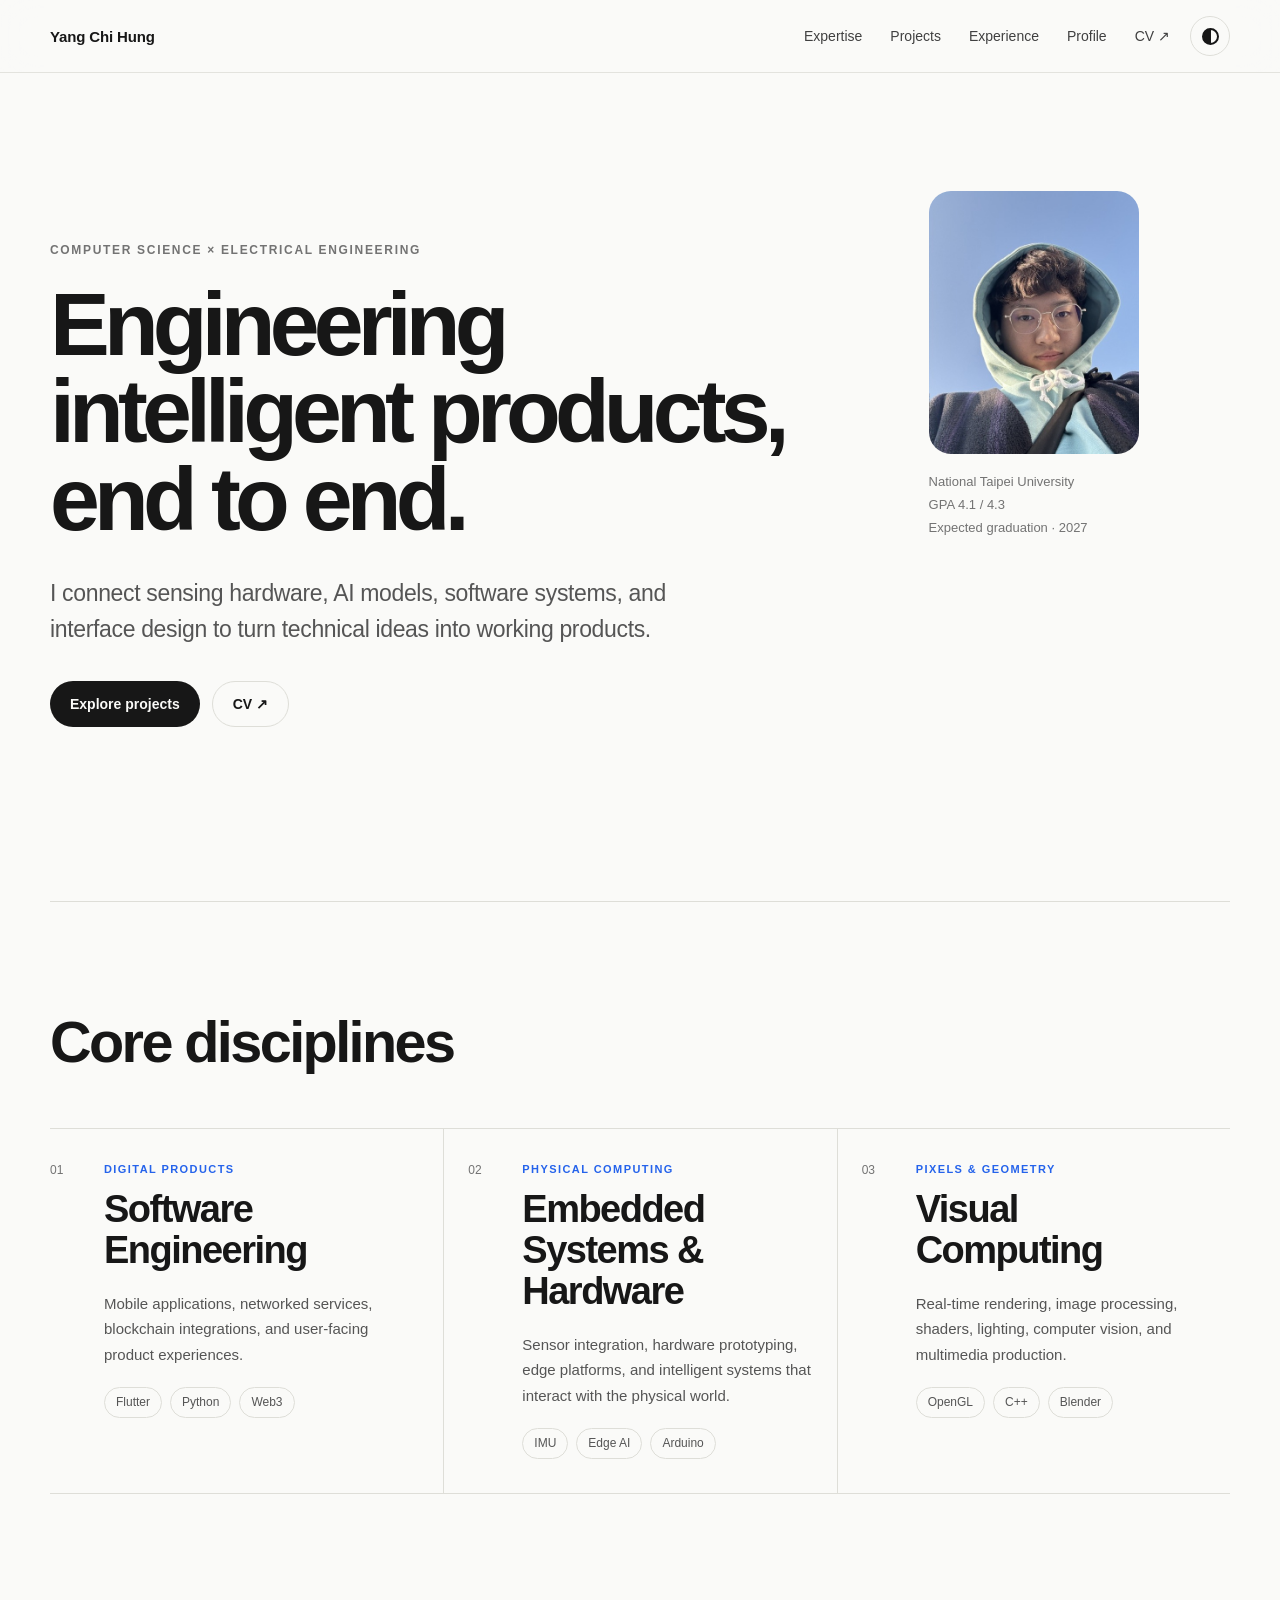
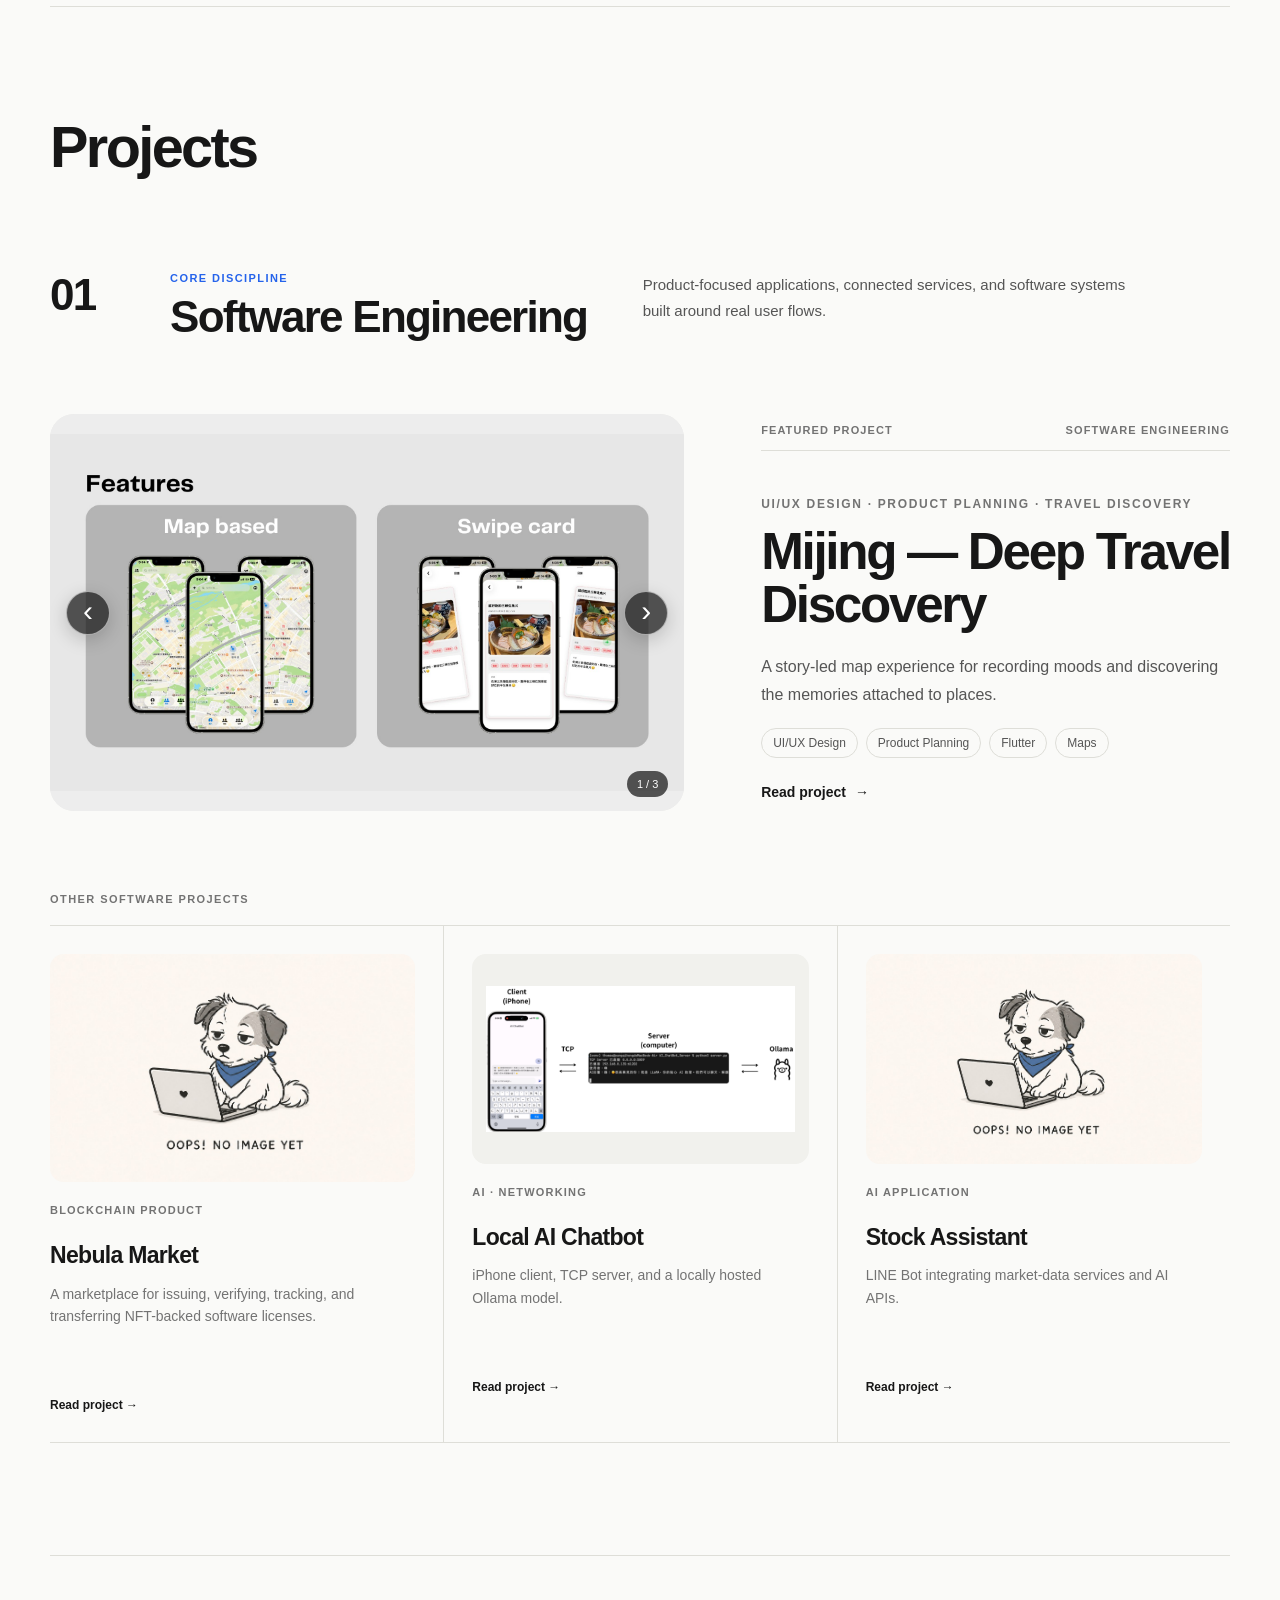
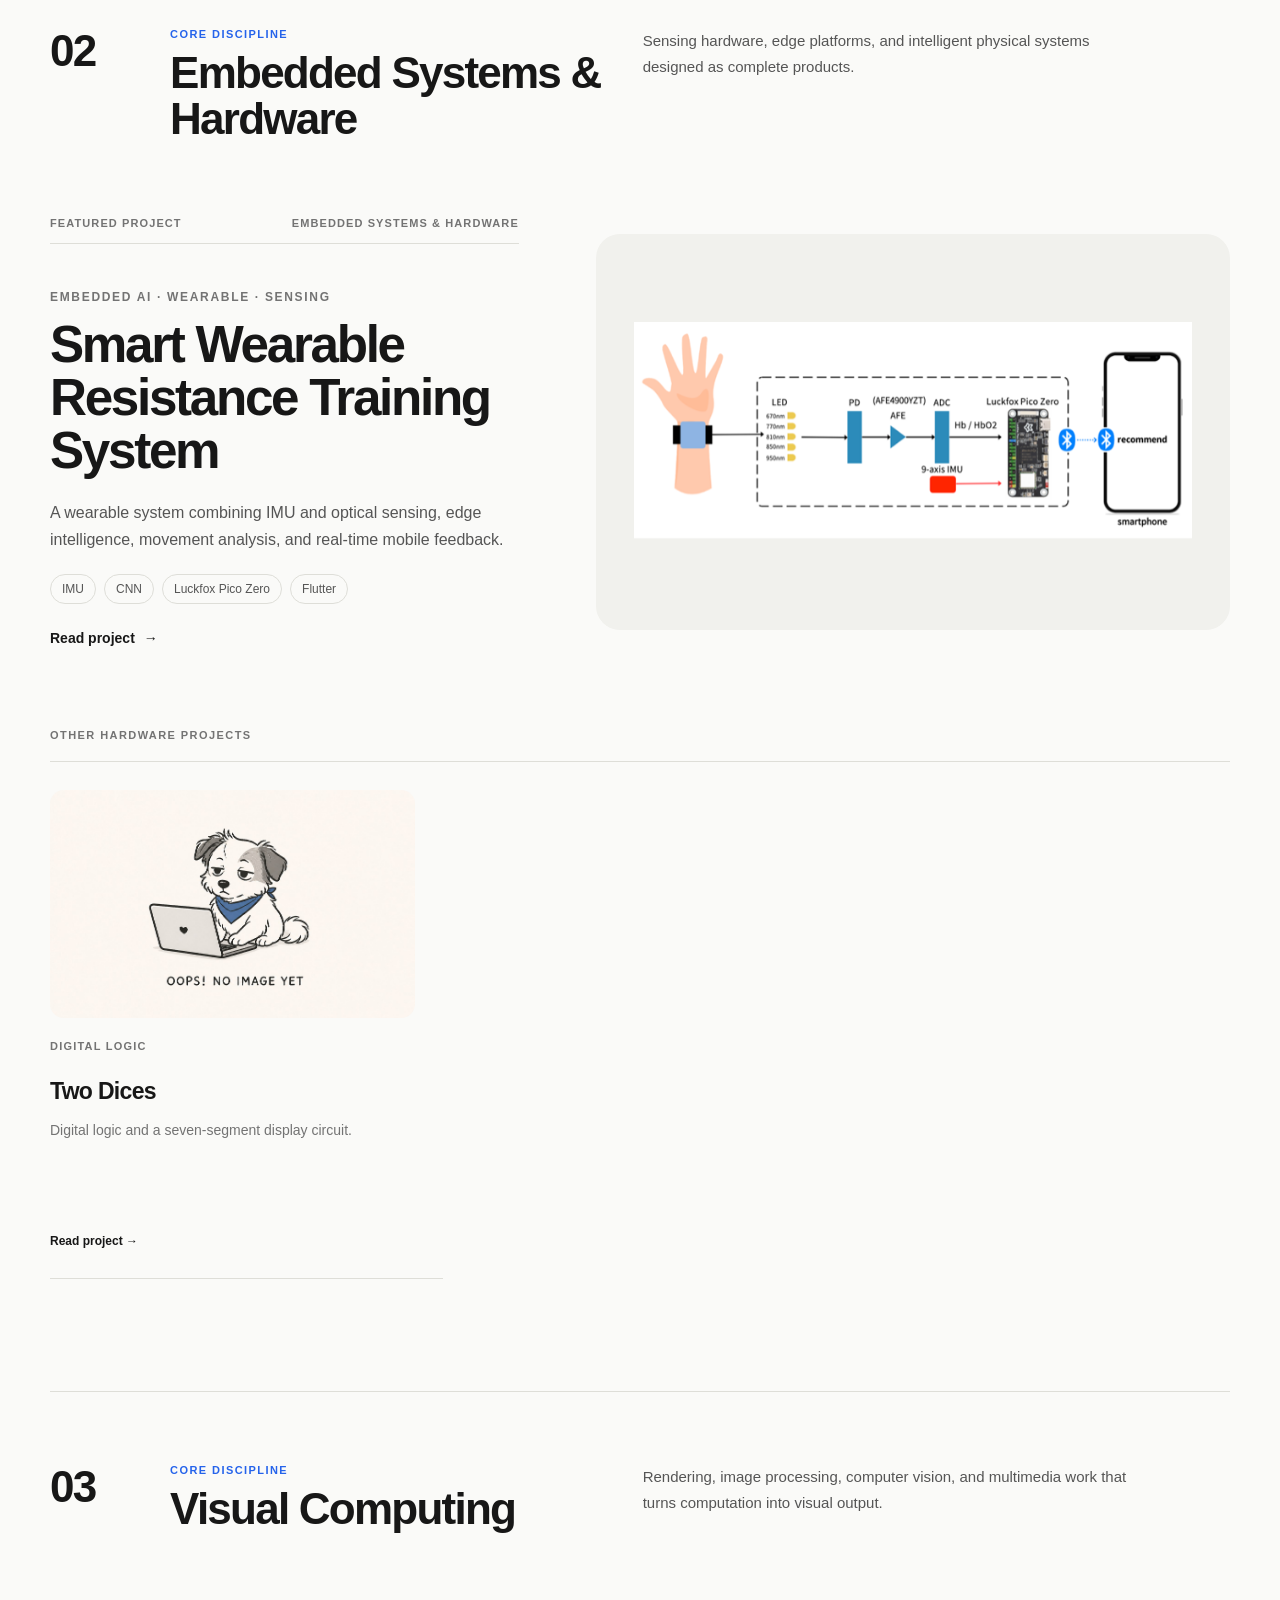
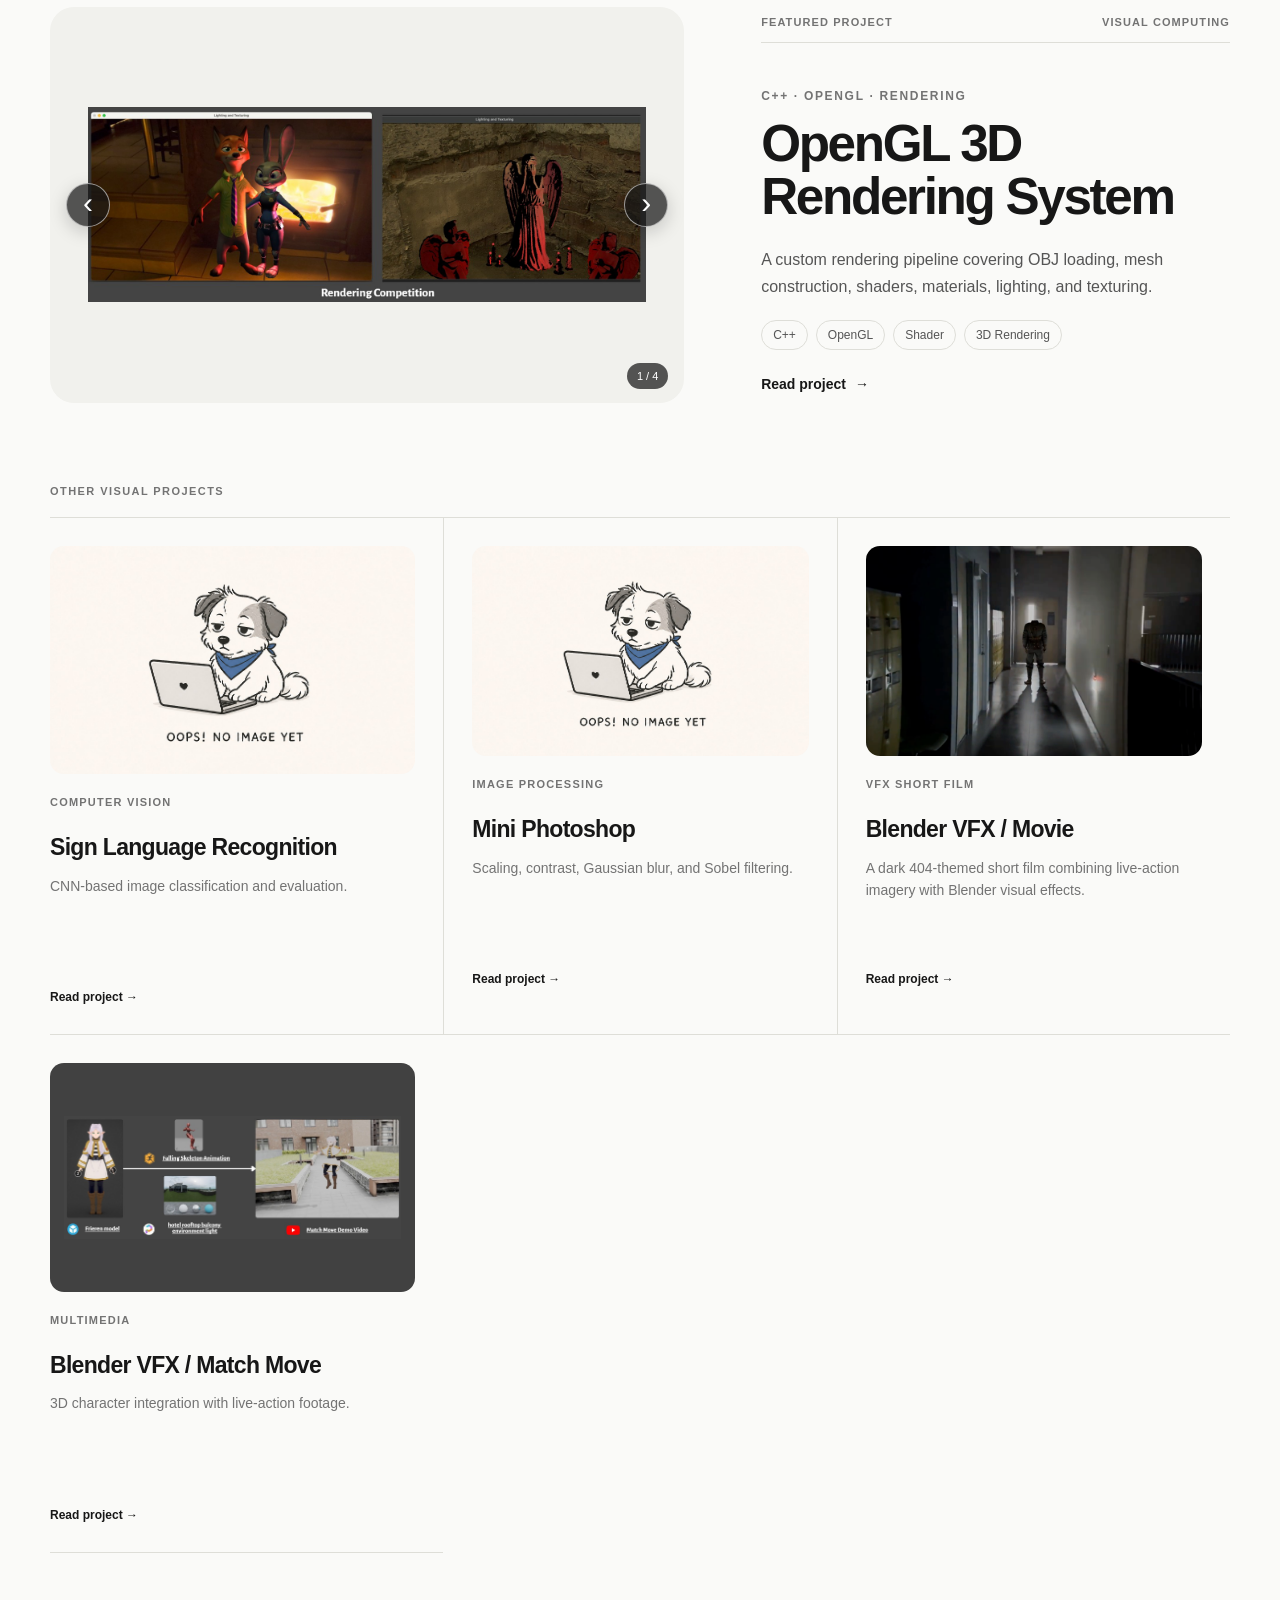
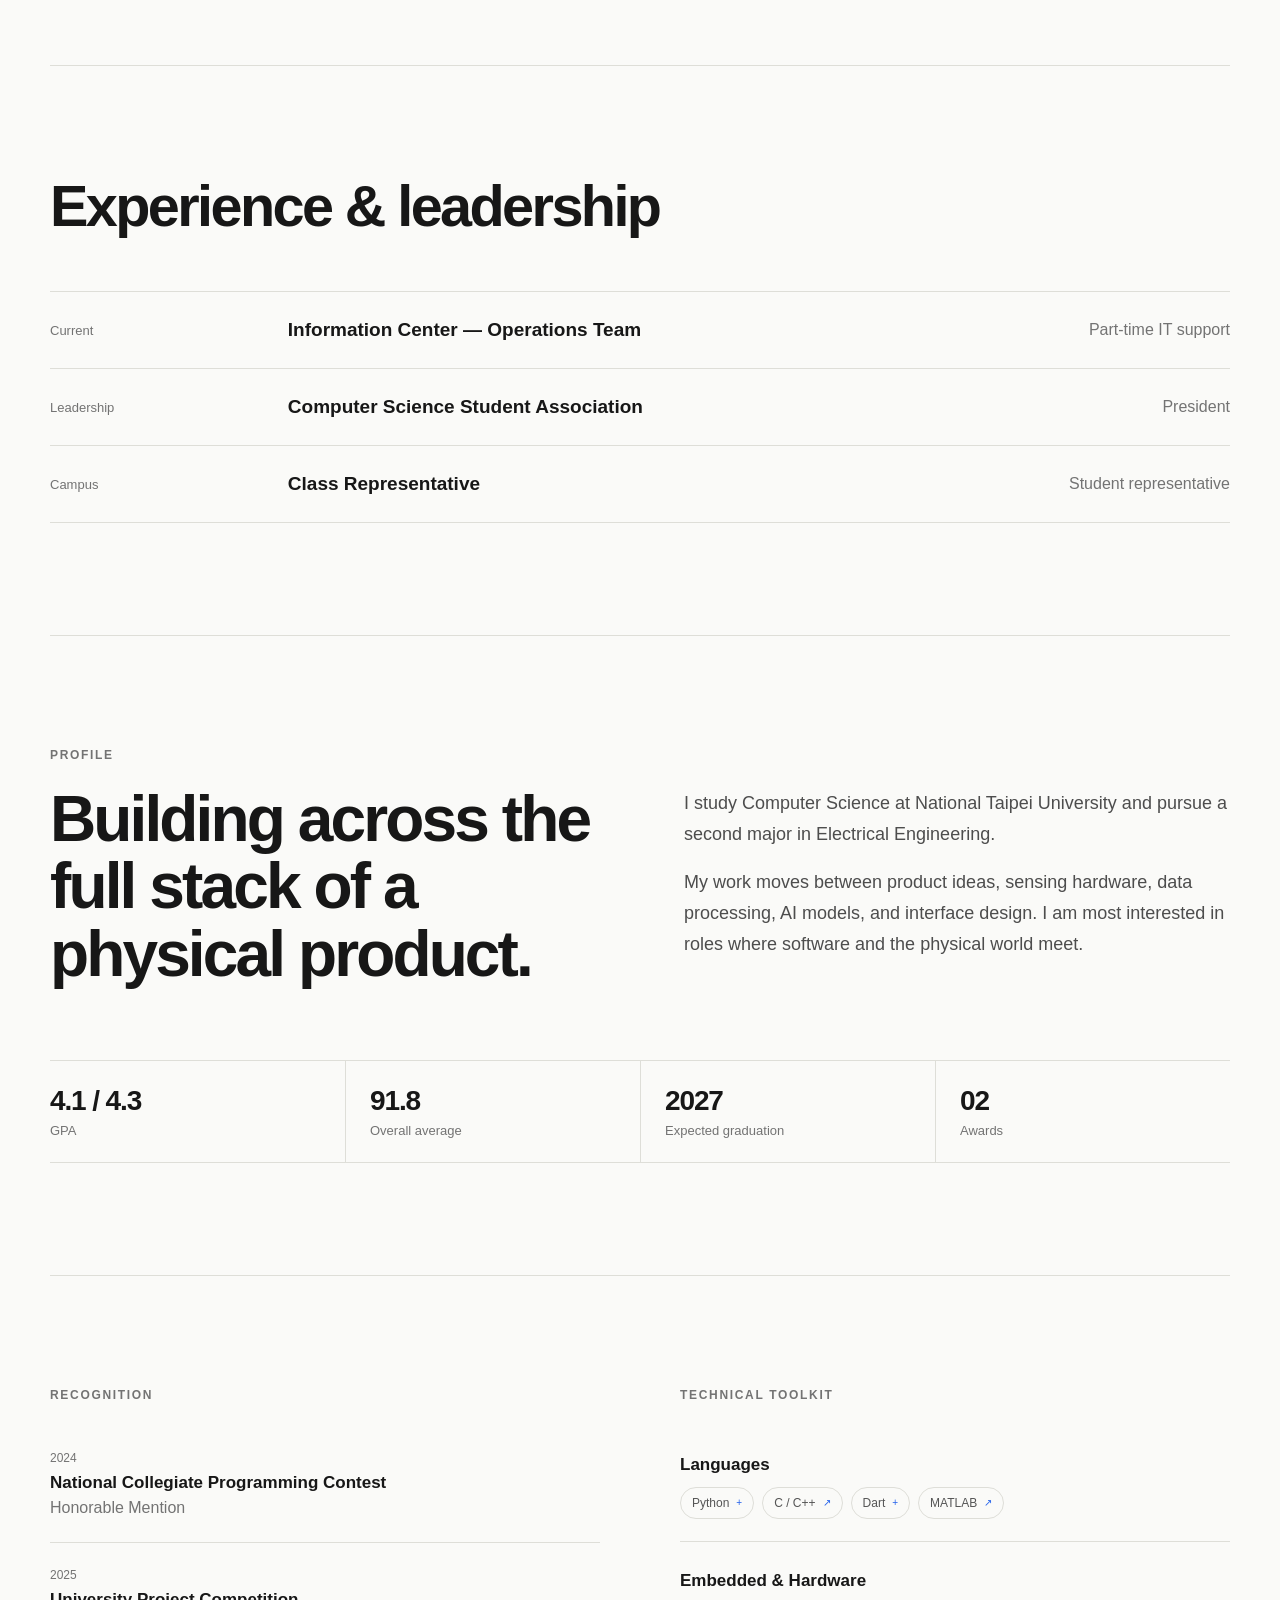
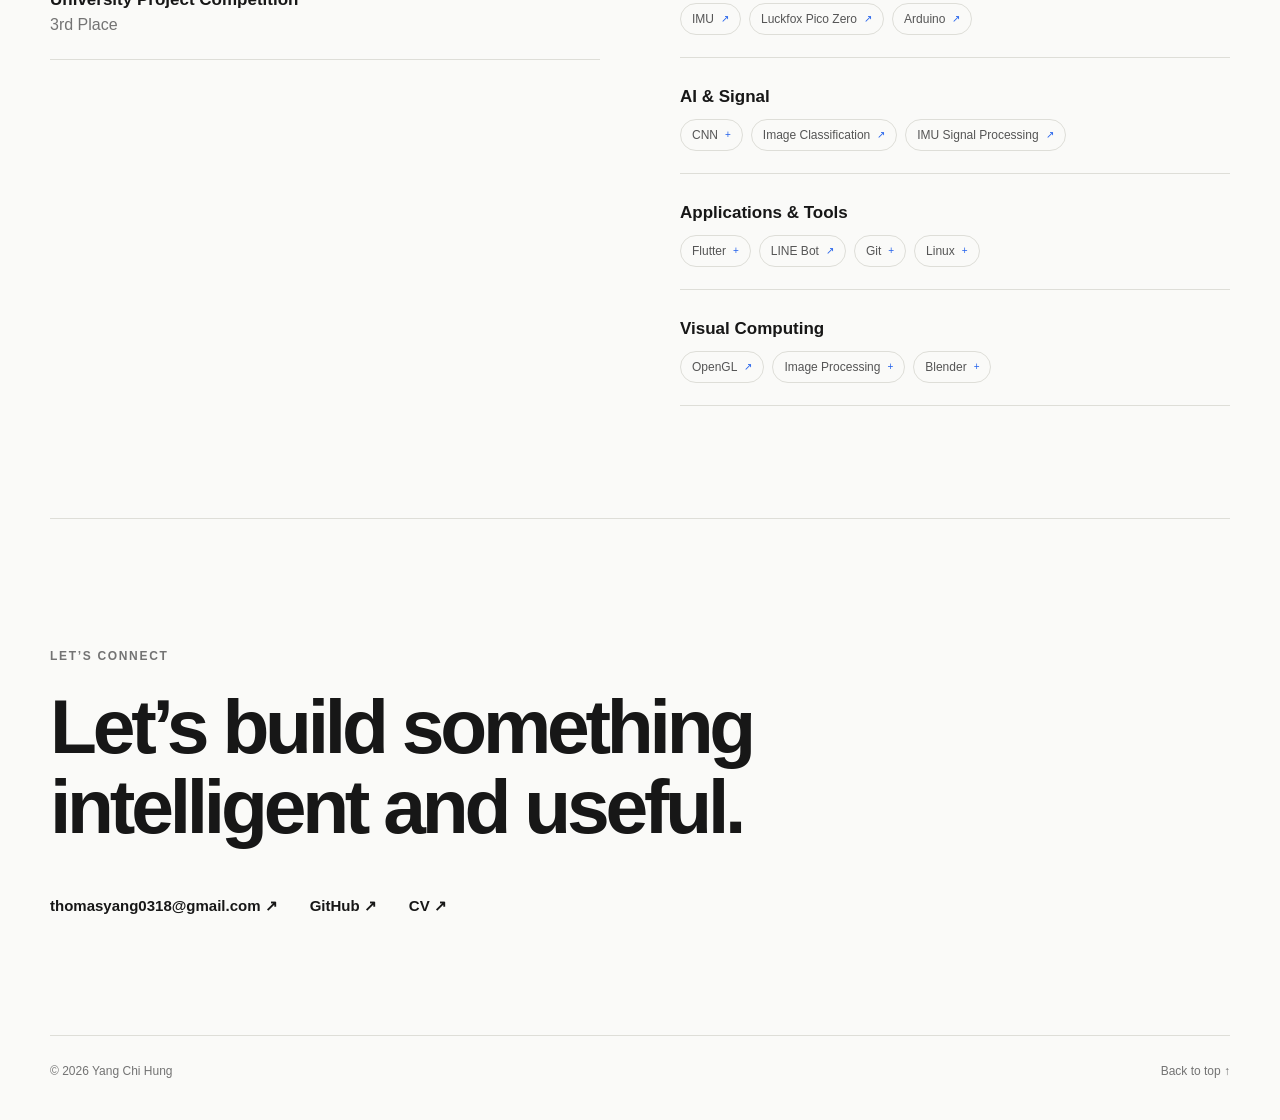
<file: index.html>
<!doctype html>
<html lang="en">
<head>
  <meta charset="utf-8" />
  <meta name="viewport" content="width=device-width, initial-scale=1" />
  <meta name="description" content="Yang Chi Hung — Computer Science and Electrical Engineering portfolio spanning embedded systems, AI, software, and visual computing." />
  <title>Yang Chi Hung — Engineering Portfolio</title>
  <link rel="icon" href="assets/favicon.svg" type="image/svg+xml" />
  <script src="theme-init.js"></script>
  <link rel="stylesheet" href="styles.css?v=20260827-10" />
</head>
<body>
  <header class="site-header">
    <div class="wrap nav-wrap">
      <a class="brand" href="#top" aria-label="Yang Chi Hung home">Yang Chi Hung</a>
      <nav class="nav" aria-label="Primary navigation">
        <a href="#expertise">Expertise</a>
        <a href="#projects">Projects</a>
        <a href="#experience">Experience</a>
        <a href="#about">Profile</a>
        <a href="assets/documents/yang-chi-hung-cv.pdf" target="_blank" rel="noreferrer">CV ↗</a>
      </nav>
      <button class="nav-toggle" type="button" aria-label="Open navigation" aria-expanded="false"><span></span><span></span></button>
    </div>
  </header>

  <main id="top">
    <section class="hero wrap reveal">
      <div class="hero-copy">
        <p class="eyebrow">Computer Science × Electrical Engineering</p>
        <h1>Engineering intelligent products, end to end.</h1>
        <p class="hero-lead">I connect sensing hardware, AI models, software systems, and interface design to turn technical ideas into working products.</p>
        <div class="hero-actions">
          <a class="button button-dark" href="#projects">Explore projects</a>
          <a class="button button-light" href="assets/documents/yang-chi-hung-cv.pdf" target="_blank" rel="noreferrer">CV ↗</a>
        </div>
      </div>
      <div class="hero-aside">
        <img class="portrait" src="assets/images/profile.jpg" alt="Portrait of Yang Chi Hung" />
        <div class="hero-meta"><span>National Taipei University</span><span>GPA 4.1 / 4.3</span><span>Expected graduation · 2027</span></div>
      </div>
    </section>

    <section id="expertise" class="section wrap">
      <div class="section-heading section-heading-simple reveal">
        <h2 class="section-label">Core disciplines</h2>
      </div>
      <div class="expertise-grid expertise-grid-three">
        <article class="expertise-card reveal">
          <span class="expertise-index">01</span>
          <div><p class="expertise-kicker">Digital products</p><h3>Software Engineering</h3><p>Mobile applications, networked services, blockchain integrations, and user-facing product experiences.</p><div class="tags"><a href="#project-mijing">Flutter</a><a href="#project-local-ai-chatbot">Python</a><a href="#project-nebula">Web3</a></div></div>
        </article>
        <article class="expertise-card reveal">
          <span class="expertise-index">02</span>
          <div><p class="expertise-kicker">Physical computing</p><h3>Embedded Systems & Hardware</h3><p>Sensor integration, hardware prototyping, edge platforms, and intelligent systems that interact with the physical world.</p><div class="tags"><a href="#project-wearable">IMU</a><a href="#project-wearable">Edge AI</a><a href="#project-two-dices">Arduino</a></div></div>
        </article>
        <article class="expertise-card reveal">
          <span class="expertise-index">03</span>
          <div><p class="expertise-kicker">Pixels & geometry</p><h3>Visual Computing</h3><p>Real-time rendering, image processing, shaders, lighting, computer vision, and multimedia production.</p><div class="tags"><a href="#project-opengl">OpenGL</a><a href="#project-opengl">C++</a><a href="#project-blender-match-move">Blender</a></div></div>
        </article>
      </div>
    </section>

    <section id="projects" class="section wrap">
      <div class="section-heading section-heading-simple reveal">
        <h2 class="section-label">Projects</h2>
      </div>

      <div data-project-tracks>
      <div class="project-track">
        <header class="project-track-heading reveal">
          <span>01</span>
          <div><p>Core discipline</p><h3>Software Engineering</h3></div>
          <p>Product-focused applications, connected services, and software systems built around real user flows.</p>
        </header>
        <article id="project-mijing" class="flagship-project reveal">
          <div class="flagship-media placeholder-media project-carousel" data-carousel aria-label="Mijing project images">
            <div class="carousel-track"><a class="carousel-slide is-active" href="projects/project.html?id=mijing&amp;v=20260827-8"><img src="assets/images/project-placeholder-dog-en.jpg" alt="No image available for the Mijing project yet" /></a></div>
            <button class="carousel-button carousel-prev" type="button" aria-label="Previous image">‹</button>
            <button class="carousel-button carousel-next" type="button" aria-label="Next image">›</button>
            <div class="carousel-status" aria-live="polite"><span data-carousel-current>1</span> / <span data-carousel-total>1</span></div>
          </div>
          <div class="flagship-copy">
            <div class="flagship-meta"><span>Featured project</span><span>Software Engineering</span></div>
            <p class="project-type">Flutter · Mobile UX · Travel Discovery</p>
            <h3><a href="projects/project.html?id=mijing&amp;v=20260827-8">Mijing — Deep Travel Discovery</a></h3>
            <p>A map-based mobile experience that helps travelers discover destinations through visual exploration and swipeable recommendations.</p>
            <div class="tags"><span>Flutter</span><span>Maps</span><span>Travel Discovery</span><span>Product Design</span></div>
            <a class="text-link" href="projects/project.html?id=mijing&amp;v=20260827-8">Read project <span>→</span></a>
          </div>
        </article>
        <p class="other-projects-label reveal">Other software projects</p>
        <div class="other-project-grid">
          <a id="project-nebula" class="other-project reveal" href="projects/nebula.html"><div class="other-project-media"><img src="assets/images/project-placeholder-dog-en.jpg" alt="No image available for the Nebula Market project yet" /></div><div class="other-project-body"><span>Blockchain product</span><h3>Nebula Market</h3><p>A marketplace for issuing, verifying, tracking, and transferring NFT-backed software licenses.</p><b>Read project →</b></div></a>
          <a id="project-local-ai-chatbot" class="other-project reveal" href="projects/project.html?id=local-ai-chatbot"><div class="other-project-media"><img class="media-contain" src="assets/images/projects/software/local-ai-chatbot.png" alt="Local AI chatbot architecture connecting an iPhone client, TCP server, and Ollama" /></div><div class="other-project-body"><span>AI · Networking</span><h3>Local AI Chatbot</h3><p>iPhone client, TCP server, and a locally hosted Ollama model.</p><b>Read project →</b></div></a>
          <a id="project-stock-assistant" class="other-project reveal" href="projects/project.html?id=stock-assistant"><div class="other-project-media"><img src="assets/images/project-placeholder-dog-en.jpg" alt="No image available for the Stock Assistant project yet" /></div><div class="other-project-body"><span>AI application</span><h3>Stock Assistant</h3><p>LINE Bot integrating market-data services and AI APIs.</p><b>Read project →</b></div></a>
        </div>
      </div>

      <div class="project-track">
        <header class="project-track-heading reveal">
          <span>02</span>
          <div><p>Core discipline</p><h3>Embedded Systems & Hardware</h3></div>
          <p>Sensing hardware, edge platforms, and intelligent physical systems designed as complete products.</p>
        </header>
        <article id="project-wearable" class="flagship-project flagship-project-reverse reveal">
          <div class="flagship-media project-carousel" data-carousel aria-label="Wearable system project images">
            <div class="carousel-track"><a class="carousel-slide is-active" href="projects/wearable.html"><img src="assets/images/projects/embedded/wearable-system-architecture.png" alt="Wearable sensing architecture connecting optical sensors and an IMU to a Luckfox Pico Zero and smartphone" /></a></div>
            <button class="carousel-button carousel-prev" type="button" aria-label="Previous image">‹</button>
            <button class="carousel-button carousel-next" type="button" aria-label="Next image">›</button>
            <div class="carousel-status" aria-live="polite"><span data-carousel-current>1</span> / <span data-carousel-total>1</span></div>
          </div>
          <div class="flagship-copy">
            <div class="flagship-meta"><span>Featured project</span><span>Embedded Systems & Hardware</span></div>
            <p class="project-type">Embedded AI · Wearable · Sensing</p>
            <h3><a href="projects/wearable.html">Smart Wearable Resistance Training System</a></h3>
            <p>A wearable system combining IMU and optical sensing, edge intelligence, movement analysis, and real-time mobile feedback.</p>
            <div class="tags"><span>IMU</span><span>CNN</span><span>Luckfox Pico Zero</span><span>Flutter</span></div>
            <a class="text-link" href="projects/wearable.html">Read project <span>→</span></a>
          </div>
        </article>
        <p class="other-projects-label reveal">Other hardware projects</p>
        <div class="other-project-grid other-project-grid-short">
          <a id="project-two-dices" class="other-project reveal" href="projects/project.html?id=two-dices"><div class="other-project-media"><img src="assets/images/project-placeholder-dog-en.jpg" alt="No image available for the Two Dices project yet" /></div><div class="other-project-body"><span>Digital logic</span><h3>Two Dices</h3><p>Digital logic and a seven-segment display circuit.</p><b>Read project →</b></div></a>
        </div>
      </div>

      <div class="project-track">
        <header class="project-track-heading reveal">
          <span>03</span>
          <div><p>Core discipline</p><h3>Visual Computing</h3></div>
          <p>Rendering, image processing, computer vision, and multimedia work that turns computation into visual output.</p>
        </header>
        <article id="project-opengl" class="flagship-project reveal">
          <div class="flagship-media project-carousel" data-carousel aria-label="OpenGL project images">
            <div class="carousel-track">
              <a class="carousel-slide is-active" href="projects/opengl.html"><img src="assets/images/projects/visual/opengl-rendering.jpg" alt="OpenGL rendering competition scenes with lighting and texturing" /></a>
              <a class="carousel-slide" href="projects/opengl.html"><img src="assets/images/projects/visual/opengl-system-overview.jpg" alt="OpenGL OBJ loader, shader and material system, and lighting comparison" /></a>
            </div>
            <button class="carousel-button carousel-prev" type="button" aria-label="Previous image">‹</button>
            <button class="carousel-button carousel-next" type="button" aria-label="Next image">›</button>
            <div class="carousel-status" aria-live="polite"><span data-carousel-current>1</span> / <span data-carousel-total>2</span></div>
          </div>
          <div class="flagship-copy">
            <div class="flagship-meta"><span>Featured project</span><span>Visual Computing</span></div>
            <p class="project-type">C++ · OpenGL · Rendering</p>
            <h3><a href="projects/opengl.html">OpenGL 3D Rendering System</a></h3>
            <p>A custom rendering pipeline covering OBJ loading, mesh construction, shaders, materials, lighting, and texturing.</p>
            <div class="tags"><span>C++</span><span>OpenGL</span><span>Shader</span><span>3D Rendering</span></div>
            <a class="text-link" href="projects/opengl.html">Read project <span>→</span></a>
          </div>
        </article>
        <p class="other-projects-label reveal">Other visual projects</p>
        <div class="other-project-grid">
          <a id="project-sign-language-recognition" class="other-project reveal" href="projects/project.html?id=sign-language-recognition"><div class="other-project-media"><img src="assets/images/project-placeholder-dog-en.jpg" alt="No image available for the Sign Language Recognition project yet" /></div><div class="other-project-body"><span>Computer vision</span><h3>Sign Language Recognition</h3><p>CNN-based image classification and evaluation.</p><b>Read project →</b></div></a>
          <a id="project-mini-photoshop" class="other-project reveal" href="projects/project.html?id=mini-photoshop"><div class="other-project-media"><img src="assets/images/project-placeholder-dog-en.jpg" alt="No image available for the Mini Photoshop project yet" /></div><div class="other-project-body"><span>Image processing</span><h3>Mini Photoshop</h3><p>Scaling, contrast, Gaussian blur, and Sobel filtering.</p><b>Read project →</b></div></a>
          <a id="project-blender-match-move" class="other-project reveal" href="projects/project.html?id=blender-match-move"><div class="other-project-media"><img class="media-contain media-dark" src="assets/images/projects/visual/blender-match-move.jpg" alt="Blender match move workflow and final character integration" /></div><div class="other-project-body"><span>Multimedia</span><h3>Blender VFX / Match Move</h3><p>3D character integration with live-action footage.</p><b>Read project →</b></div></a>
        </div>
      </div>
      </div>
    </section>

    <section id="experience" class="section wrap reveal">
      <div class="section-heading section-heading-simple"><h2 class="section-label">Experience &amp; leadership</h2></div>
      <div class="timeline">
        <div class="timeline-row"><span>Current</span><h3>Information Center — Operations Team</h3><p>Part-time IT support</p></div>
        <div class="timeline-row"><span>Leadership</span><h3>Computer Science Student Association</h3><p>President</p></div>
        <div class="timeline-row"><span>Campus</span><h3>Class Representative</h3><p>Student representative</p></div>
      </div>
    </section>

    <section id="about" class="section wrap reveal">
      <div class="section-label">Profile</div>
      <div class="about-grid"><h2>Building across the full stack of a physical product.</h2><div class="about-copy"><p>I study Computer Science at National Taipei University and pursue a second major in Electrical Engineering.</p><p>My work moves between product ideas, sensing hardware, data processing, AI models, and interface design. I am most interested in roles where software and the physical world meet.</p></div></div>
      <div class="stats"><div><strong>4.1 / 4.3</strong><span>GPA</span></div><div><strong>91.8</strong><span>Overall average</span></div><div><strong>2027</strong><span>Expected graduation</span></div><div><strong>02</strong><span>Awards</span></div></div>
    </section>

    <section class="section wrap reveal">
      <div class="split-section">
        <div><div class="section-label">Recognition</div><div class="award-list"><div><span>2024</span><h3>National Collegiate Programming Contest</h3><p>Honorable Mention</p></div><div><span>2025</span><h3>University Project Competition</h3><p>3rd Place</p></div></div></div>
        <div>
          <div class="section-label">Technical toolkit</div>
          <div class="skill-list" data-skill-groups>
            <div><h3>Languages</h3><div class="skill-tags"><a class="skill-tag" href="#project-local-ai-chatbot">Python<span aria-hidden="true">↗</span></a><a class="skill-tag" href="#project-opengl">C / C++<span aria-hidden="true">↗</span></a><a class="skill-tag" href="#project-mijing">Dart<span aria-hidden="true">↗</span></a><a class="skill-tag" href="#project-wearable">MATLAB<span aria-hidden="true">↗</span></a></div></div>
            <div><h3>Embedded & Hardware</h3><div class="skill-tags"><a class="skill-tag" href="#project-wearable">IMU<span aria-hidden="true">↗</span></a><a class="skill-tag" href="#project-wearable">Luckfox Pico Zero<span aria-hidden="true">↗</span></a><a class="skill-tag" href="#project-two-dices">Arduino<span aria-hidden="true">↗</span></a></div></div>
            <div><h3>AI & Signal</h3><div class="skill-tags"><a class="skill-tag" href="#project-wearable">CNN<span aria-hidden="true">↗</span></a><a class="skill-tag" href="#project-sign-language-recognition">Image Classification<span aria-hidden="true">↗</span></a><a class="skill-tag" href="#project-wearable">IMU Signal Processing<span aria-hidden="true">↗</span></a></div></div>
            <div><h3>Applications & Tools</h3><div class="skill-tags"><a class="skill-tag" href="#project-mijing">Flutter<span aria-hidden="true">↗</span></a><a class="skill-tag" href="#project-stock-assistant">LINE Bot<span aria-hidden="true">↗</span></a><a class="skill-tag" href="#project-local-ai-chatbot">Git<span aria-hidden="true">↗</span></a><a class="skill-tag" href="#project-local-ai-chatbot">Linux<span aria-hidden="true">↗</span></a></div></div>
            <div><h3>Visual Computing</h3><div class="skill-tags"><a class="skill-tag" href="#project-opengl">OpenGL<span aria-hidden="true">↗</span></a><a class="skill-tag" href="#project-mini-photoshop">Image Processing<span aria-hidden="true">↗</span></a><a class="skill-tag" href="#project-blender-match-move">Blender<span aria-hidden="true">↗</span></a></div></div>
          </div>
        </div>
      </div>
    </section>

    <section id="contact" class="contact-section wrap reveal">
      <p class="eyebrow">Let’s connect</p>
      <h2>Let’s build something<br />intelligent and useful.</h2>
      <div class="contact-links"><a href="mailto:thomasyang0318@gmail.com">thomasyang0318@gmail.com ↗</a><a href="https://github.com/ThomasYang0318" target="_blank" rel="noreferrer">GitHub ↗</a><a href="assets/documents/yang-chi-hung-cv.pdf" target="_blank" rel="noreferrer">CV ↗</a></div>
    </section>
  </main>

  <footer class="footer wrap"><span>© <span id="year"></span> Yang Chi Hung</span><a href="#top">Back to top ↑</a></footer>
  <script type="module" src="script.js?v=20260827-11"></script>
</body>
</html>
</file>
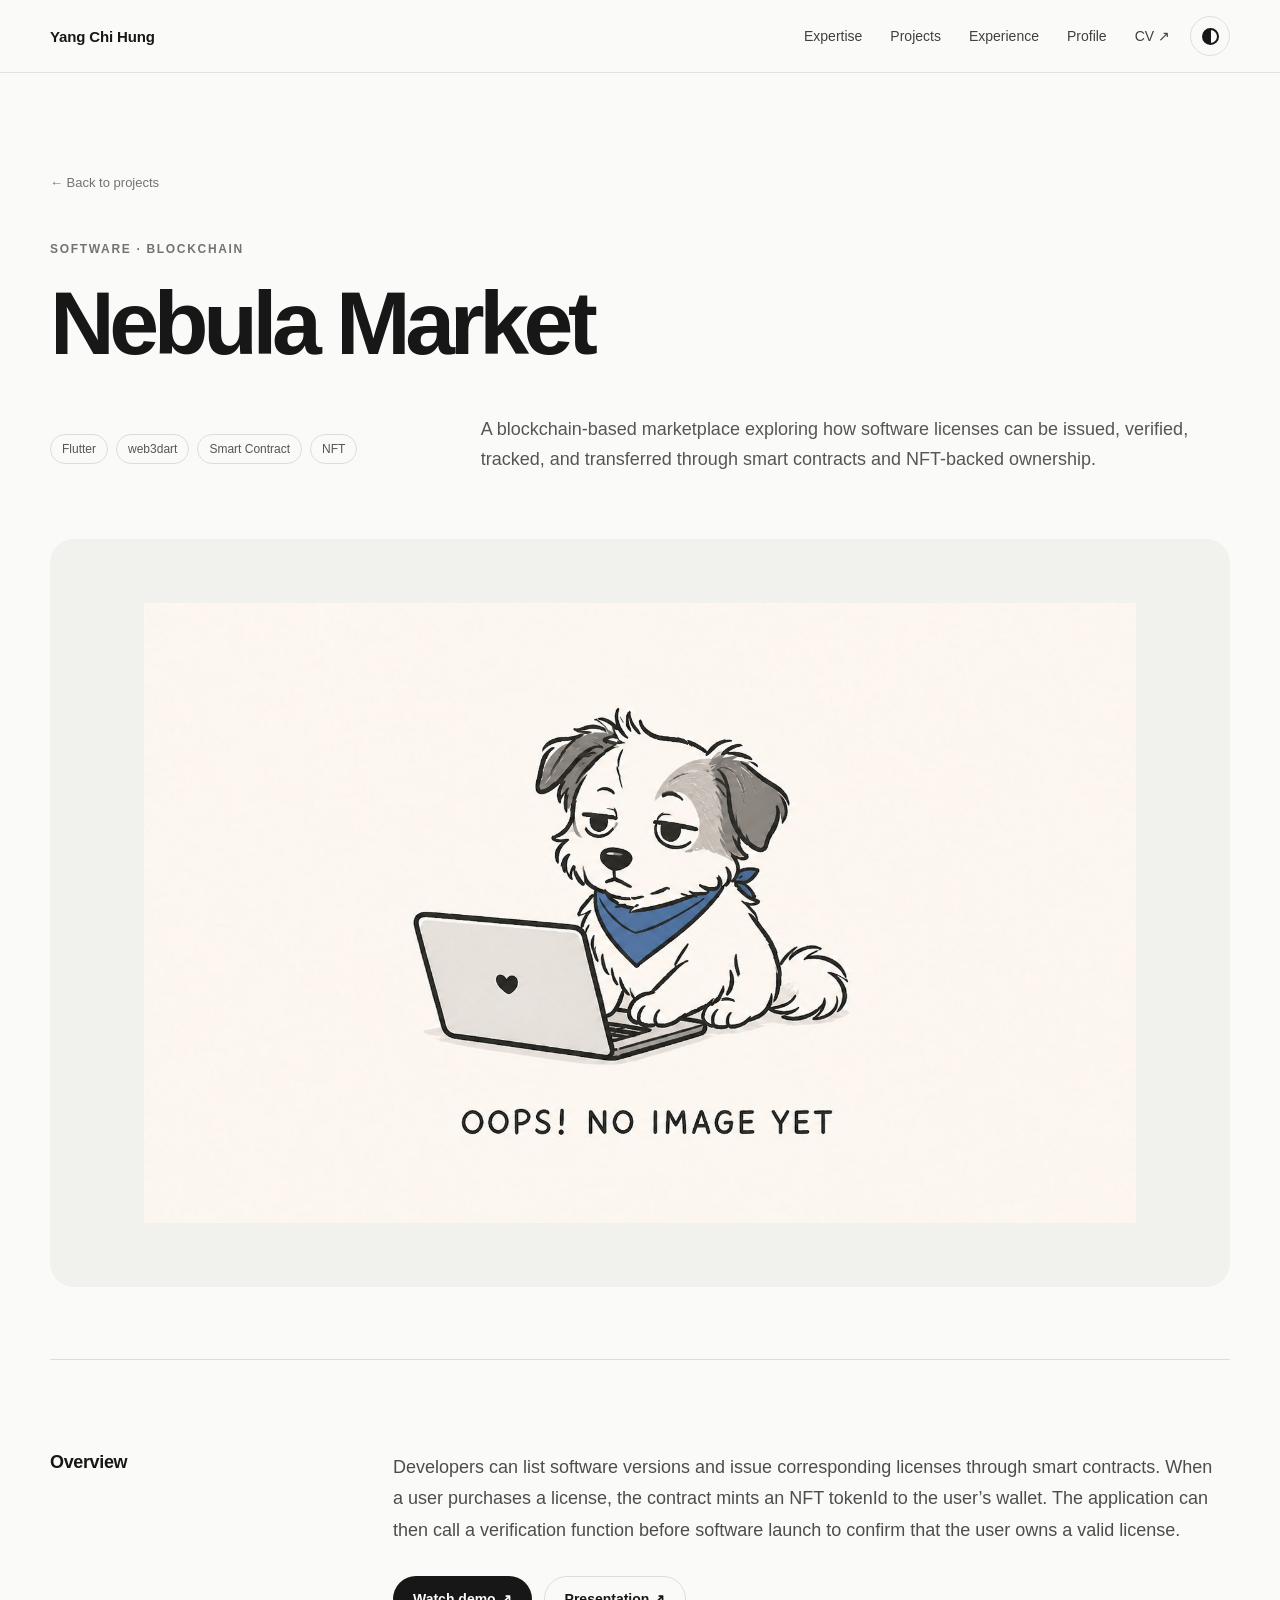
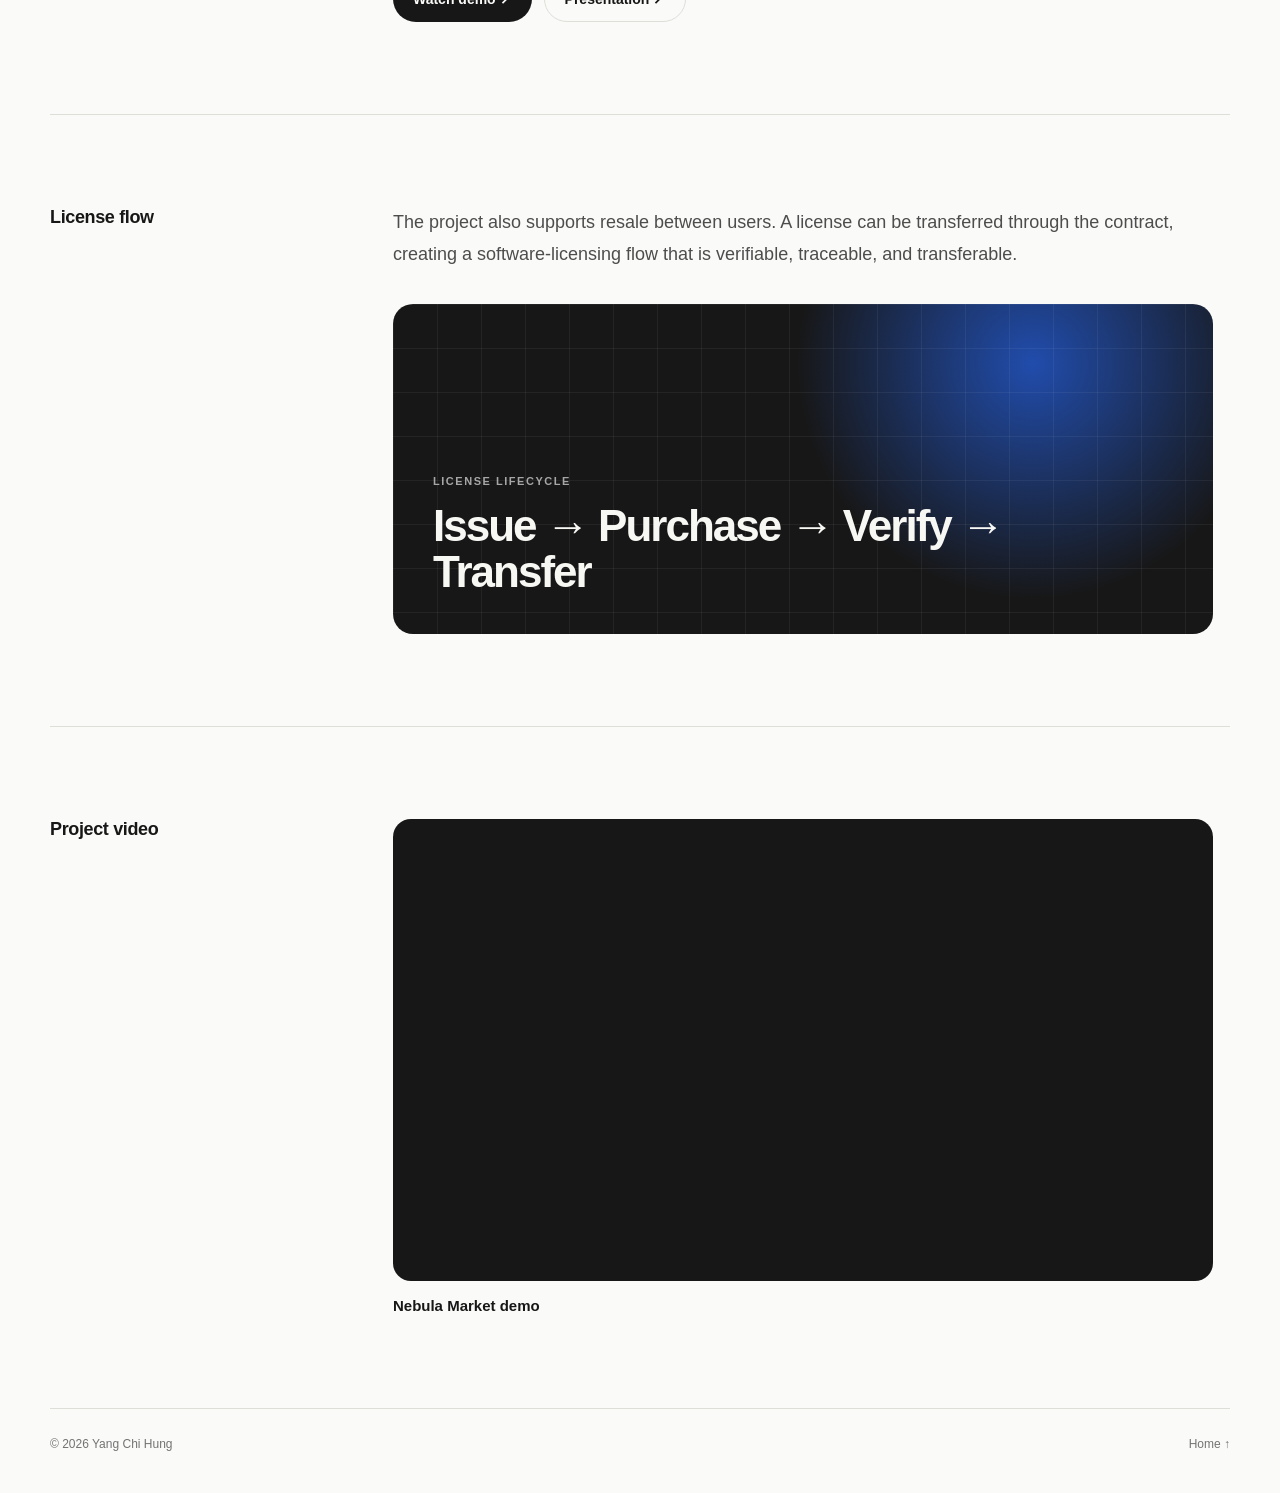
<file: projects/nebula.html>
<!doctype html>
<html lang="en">
<head>
  <meta charset="utf-8" />
  <meta name="viewport" content="width=device-width, initial-scale=1" />
  <meta name="description" content="Nebula Market — Yang Chi Hung portfolio project." />
  <title>Nebula Market — Yang Chi Hung</title>
  <link rel="icon" href="../assets/favicon.svg" type="image/svg+xml" />
  <script src="../theme-init.js"></script>
  <link rel="stylesheet" href="../styles.css?v=20260827-10" />
</head>
<body class="project-page">
  <header class="site-header"><div class="wrap nav-wrap"><a class="brand" href="../index.html">Yang Chi Hung</a><nav class="nav"><a href="../index.html#expertise">Expertise</a><a href="../index.html#projects">Projects</a><a href="../index.html#experience">Experience</a><a href="../index.html#about">Profile</a><a href="../assets/documents/yang-chi-hung-cv.pdf" target="_blank" rel="noreferrer">CV ↗</a></nav><button class="nav-toggle" type="button" aria-label="Open navigation" aria-expanded="false"><span></span><span></span></button></div></header>
  <main>
    <section class="project-hero wrap reveal">
      <a class="back-link" href="../index.html#projects">← Back to projects</a>
      <p class="eyebrow">Software · Blockchain</p>
      <h1>Nebula Market</h1>
      <div class="project-summary"><div class="tags"><span>Flutter</span><span>web3dart</span><span>Smart Contract</span><span>NFT</span></div><p>A blockchain-based marketplace exploring how software licenses can be issued, verified, tracked, and transferred through smart contracts and NFT-backed ownership.</p></div>
      <div class="project-hero-image project-carousel project-detail-carousel" data-project-gallery="nebula" aria-label="Nebula Market project gallery"><img src="../assets/images/project-placeholder-dog-en.jpg" alt="No image available for the Nebula Market project yet" /></div>
    </section>

    <section class="case-section wrap reveal"><div class="case-grid"><h2>Overview</h2><div class="case-content"><p>Developers can list software versions and issue corresponding licenses through smart contracts. When a user purchases a license, the contract mints an NFT tokenId to the user’s wallet. The application can then call a verification function before software launch to confirm that the user owns a valid license.</p><div class="link-row"><a class="button button-dark" href="https://youtu.be/H5aj_MFhBm4?si=EhKtqLig62_MJYZG" target="_blank" rel="noreferrer">Watch demo ↗</a><a class="button button-light" href="https://canva.link/n22kzscccux7rz4" target="_blank" rel="noreferrer">Presentation ↗</a></div></div></div></section>

    <section class="case-section wrap reveal"><div class="case-grid"><h2>License flow</h2><div class="case-content"><p>The project also supports resale between users. A license can be transferred through the contract, creating a software-licensing flow that is verifiable, traceable, and transferable.</p><div class="case-image visual-placeholder visual-placeholder-compact" role="img" aria-label="Nebula Market software license flow"><span>License lifecycle</span><strong>Issue → Purchase → Verify → Transfer</strong></div></div></div></section>

    <section class="case-section wrap reveal"><div class="case-grid"><h2>Project video</h2><div class="case-content" data-project-videos="nebula"><p>Watch the project demo through the link above.</p></div></div></section>
  </main>
  <footer class="footer wrap"><span>© <span id="year"></span> Yang Chi Hung</span><a href="../index.html">Home ↑</a></footer>
  <script type="module" src="../script.js?v=20260827-11"></script>
</body>
</html>
</file>
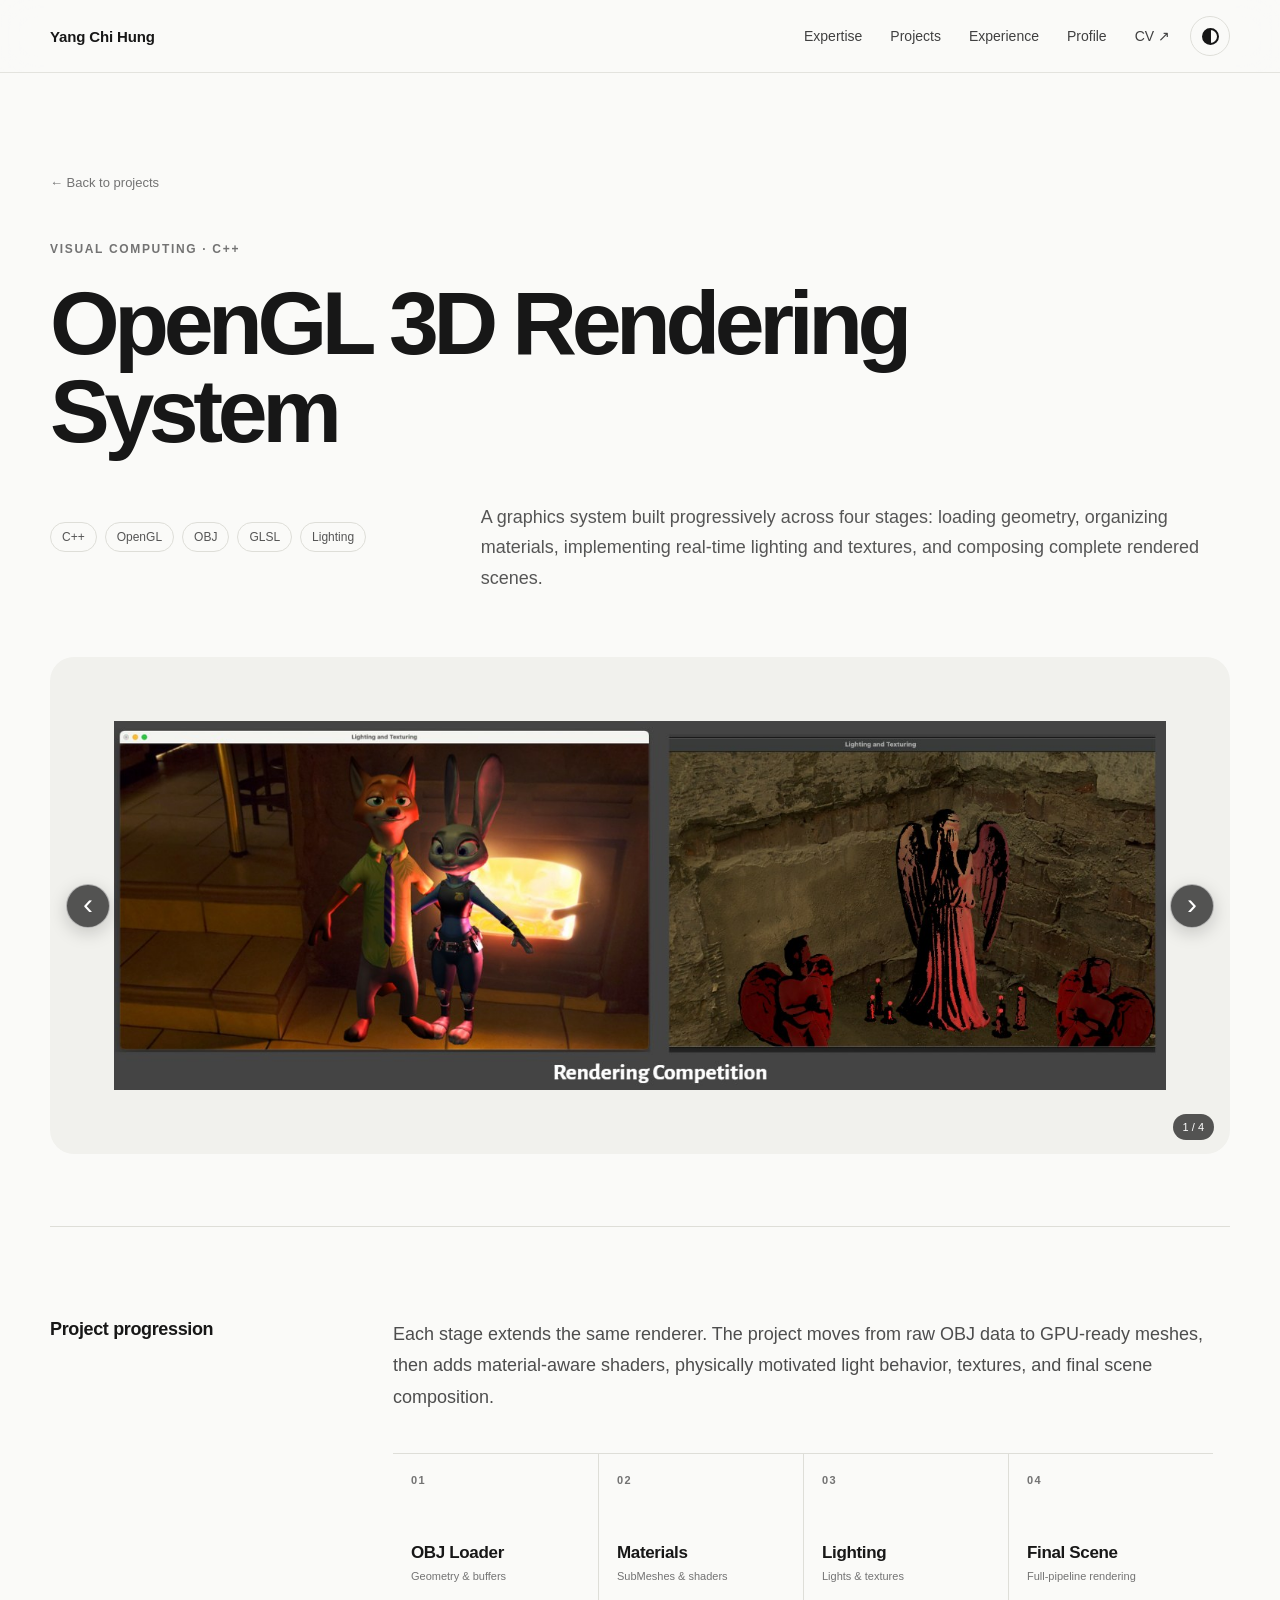
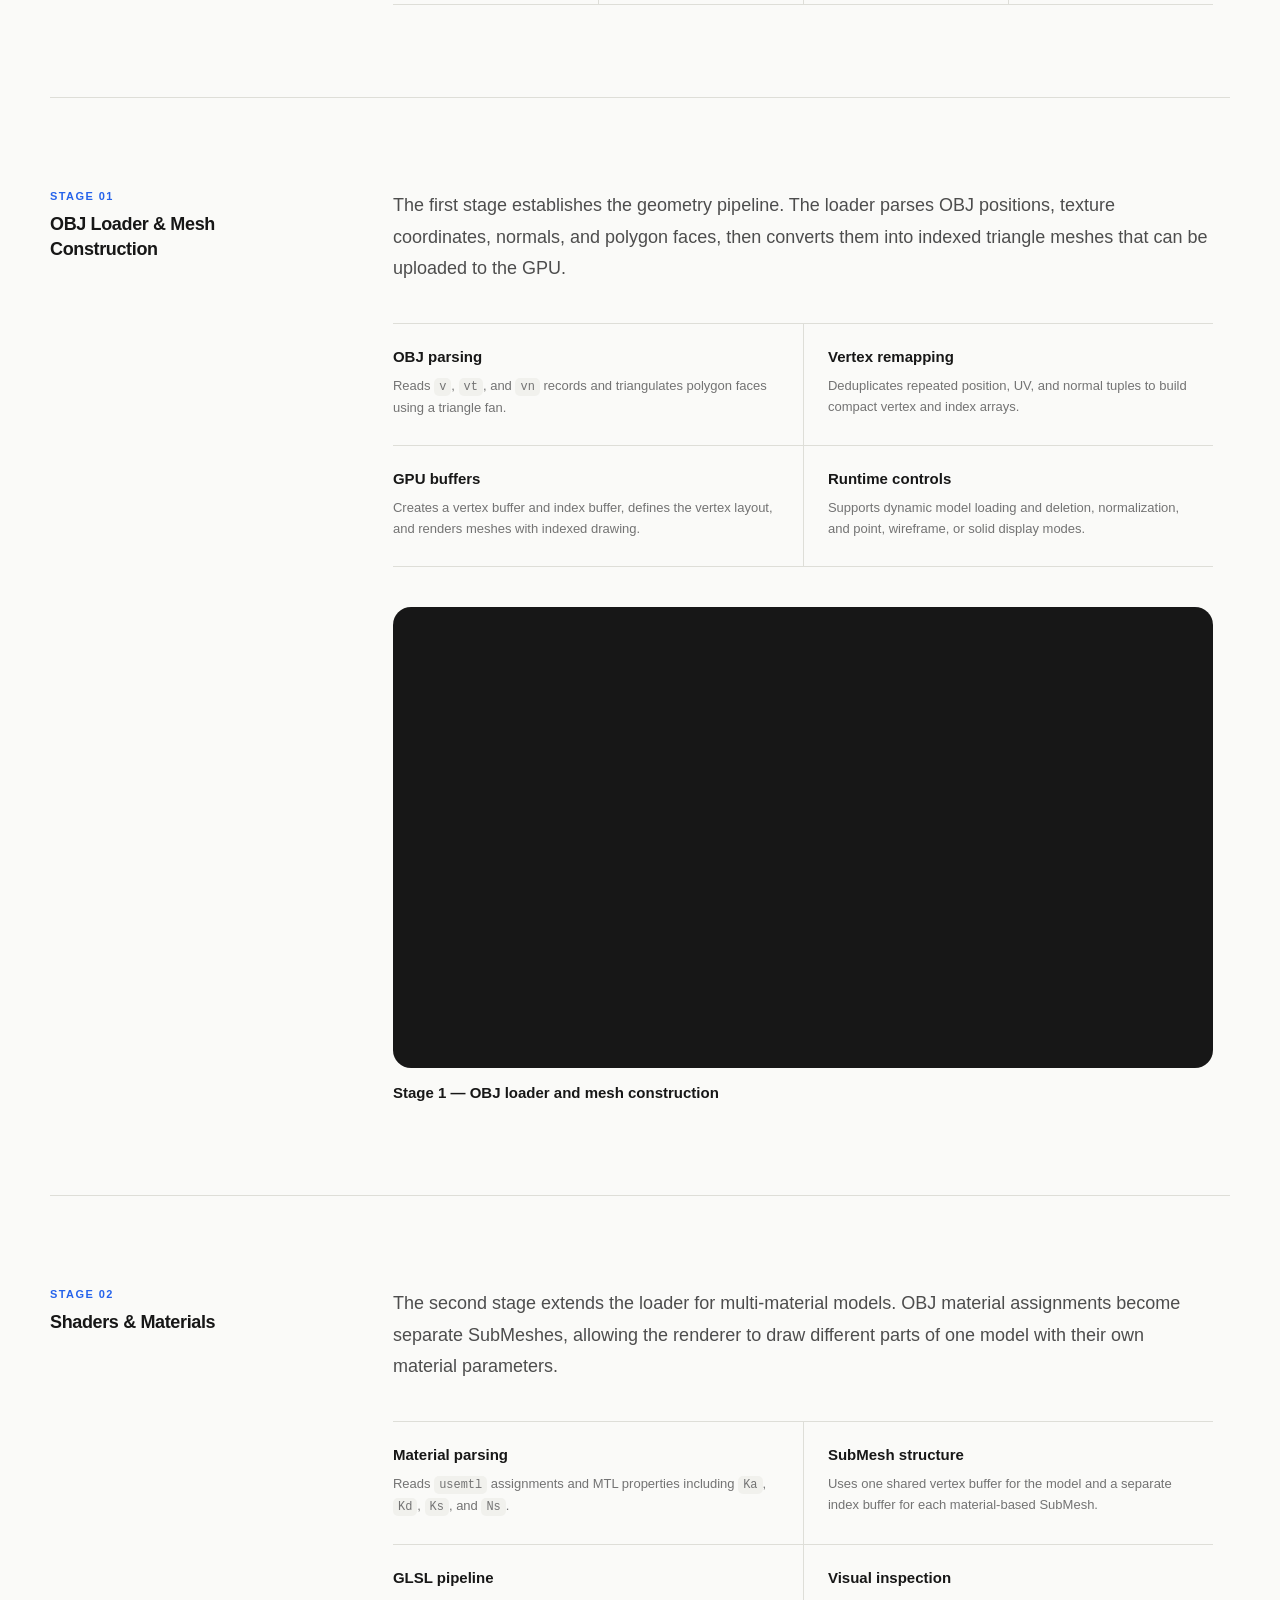
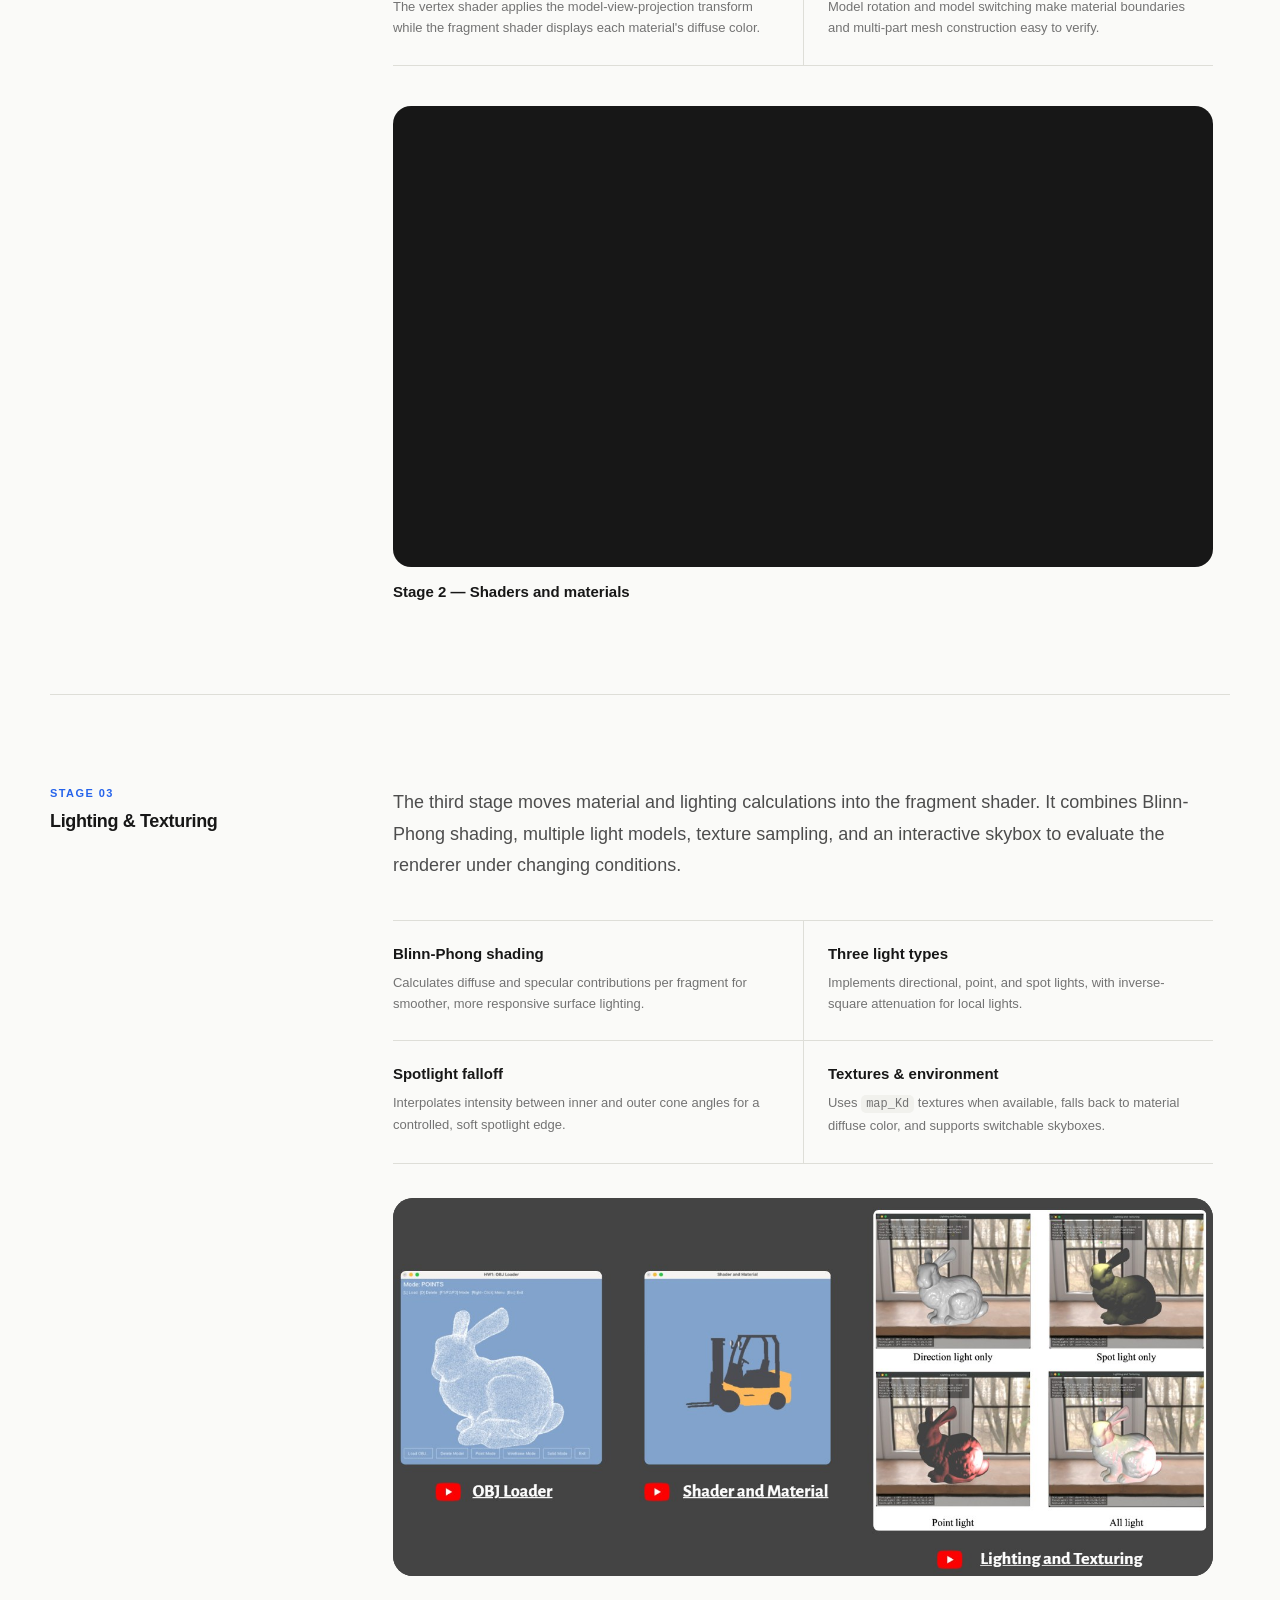
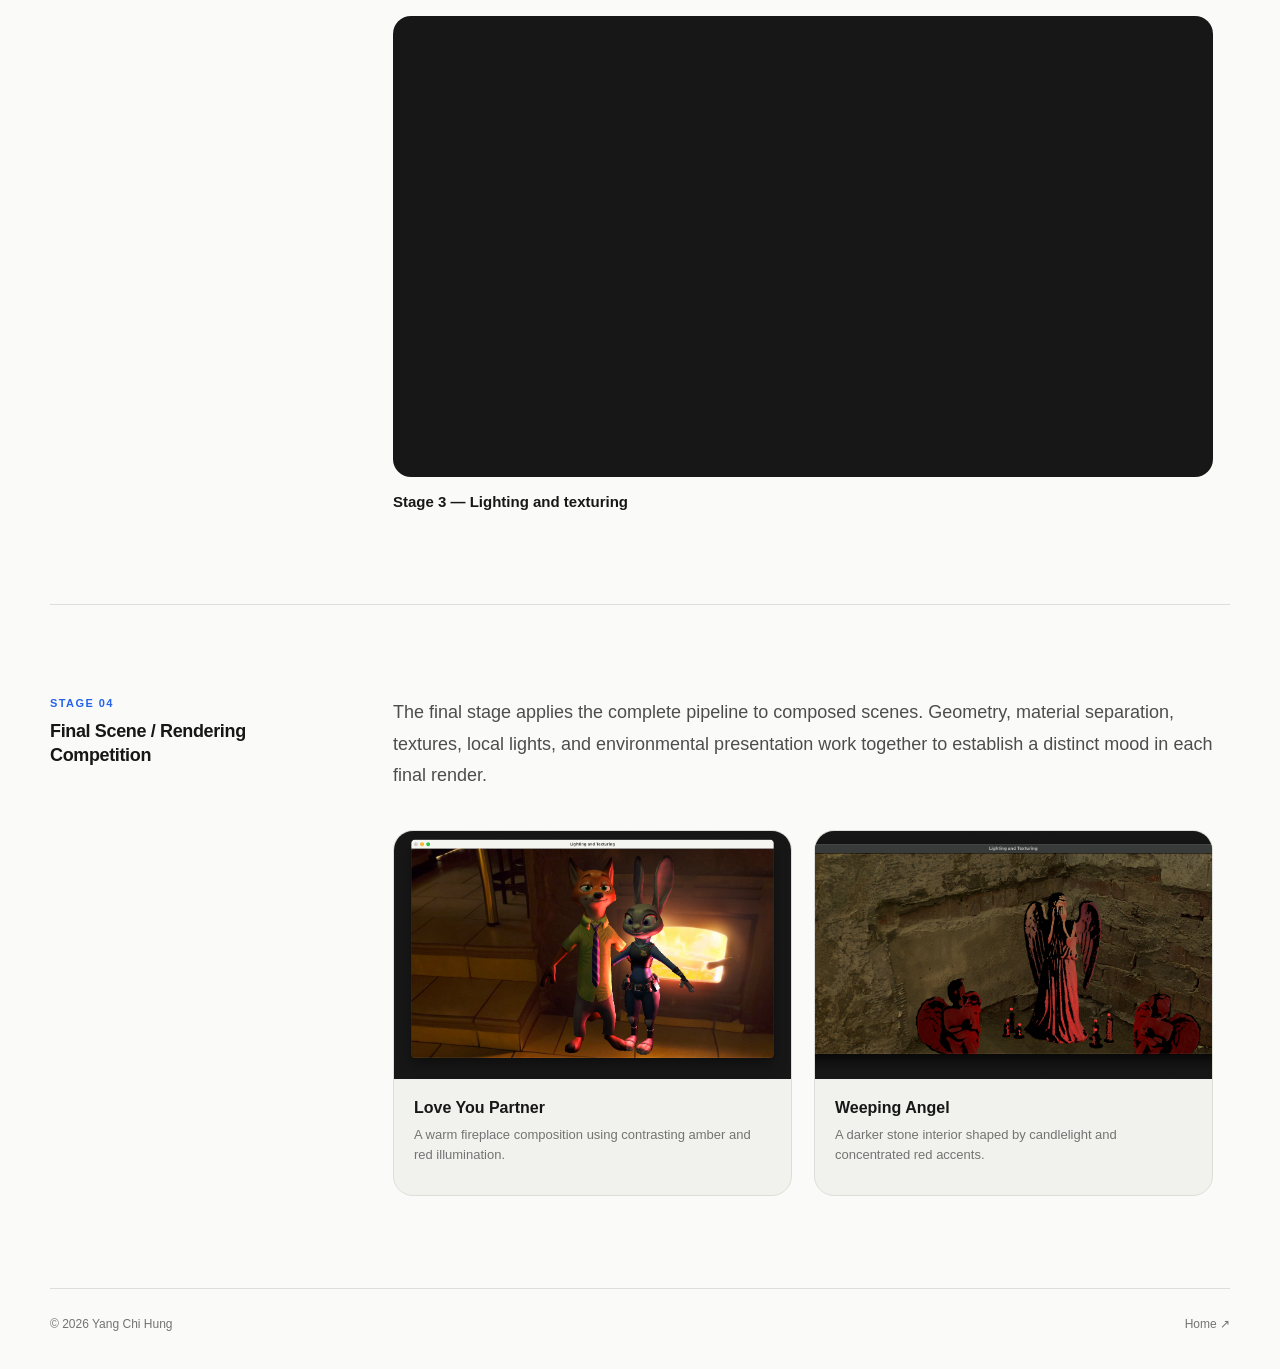
<file: projects/opengl.html>
<!doctype html>
<html lang="en">
<head>
  <meta charset="utf-8" />
  <meta name="viewport" content="width=device-width, initial-scale=1" />
  <meta name="description" content="OpenGL 3D Rendering System — a four-stage visual computing project by Yang Chi Hung." />
  <title>OpenGL 3D Rendering System — Yang Chi Hung</title>
  <link rel="icon" href="../assets/favicon.svg" type="image/svg+xml" />
  <script src="../theme-init.js"></script>
  <link rel="stylesheet" href="../styles.css?v=20260827-10" />
</head>
<body class="project-page">
  <header class="site-header">
    <div class="wrap nav-wrap">
      <a class="brand" href="../index.html">Yang Chi Hung</a>
      <nav class="nav">
        <a href="../index.html#expertise">Expertise</a>
        <a href="../index.html#projects">Projects</a>
        <a href="../index.html#experience">Experience</a>
        <a href="../index.html#about">Profile</a>
        <a href="../assets/documents/yang-chi-hung-cv.pdf" target="_blank" rel="noreferrer">CV &nearr;</a>
      </nav>
      <button class="nav-toggle" type="button" aria-label="Open navigation" aria-expanded="false"><span></span><span></span></button>
    </div>
  </header>

  <main>
    <section class="project-hero wrap reveal">
      <a class="back-link" href="../index.html#projects">&larr; Back to projects</a>
      <p class="eyebrow">Visual Computing &middot; C++</p>
      <h1>OpenGL 3D Rendering System</h1>
      <div class="project-summary">
        <div class="tags"><span>C++</span><span>OpenGL</span><span>OBJ</span><span>GLSL</span><span>Lighting</span></div>
        <p>A graphics system built progressively across four stages: loading geometry, organizing materials, implementing real-time lighting and textures, and composing complete rendered scenes.</p>
      </div>
      <div class="project-hero-image project-carousel project-detail-carousel" data-project-gallery="opengl" data-carousel aria-label="OpenGL project gallery"></div>
    </section>

    <section class="case-section wrap reveal" aria-labelledby="project-progression">
      <div class="case-grid">
        <h2 id="project-progression">Project progression</h2>
        <div class="case-content">
          <p>Each stage extends the same renderer. The project moves from raw OBJ data to GPU-ready meshes, then adds material-aware shaders, physically motivated light behavior, textures, and final scene composition.</p>
          <ol class="stage-roadmap">
            <li><a href="#stage-1"><span>01</span><strong>OBJ Loader</strong><small>Geometry &amp; buffers</small></a></li>
            <li><a href="#stage-2"><span>02</span><strong>Materials</strong><small>SubMeshes &amp; shaders</small></a></li>
            <li><a href="#stage-3"><span>03</span><strong>Lighting</strong><small>Lights &amp; textures</small></a></li>
            <li><a href="#stage-4"><span>04</span><strong>Final Scene</strong><small>Full-pipeline rendering</small></a></li>
          </ol>
        </div>
      </div>
    </section>

    <section id="stage-1" class="case-section wrap reveal">
      <div class="case-grid">
        <div class="stage-heading"><span>Stage 01</span><h2>OBJ Loader &amp; Mesh Construction</h2></div>
        <div class="case-content">
          <p>The first stage establishes the geometry pipeline. The loader parses OBJ positions, texture coordinates, normals, and polygon faces, then converts them into indexed triangle meshes that can be uploaded to the GPU.</p>
          <div class="stage-feature-grid">
            <article><h3>OBJ parsing</h3><p>Reads <code>v</code>, <code>vt</code>, and <code>vn</code> records and triangulates polygon faces using a triangle fan.</p></article>
            <article><h3>Vertex remapping</h3><p>Deduplicates repeated position, UV, and normal tuples to build compact vertex and index arrays.</p></article>
            <article><h3>GPU buffers</h3><p>Creates a vertex buffer and index buffer, defines the vertex layout, and renders meshes with indexed drawing.</p></article>
            <article><h3>Runtime controls</h3><p>Supports dynamic model loading and deletion, normalization, and point, wireframe, or solid display modes.</p></article>
          </div>
          <div class="stage-video" data-video-embed data-youtube-id="ttChRcuhHQU" data-video-title="Stage 1 — OBJ loader and mesh construction"></div>
        </div>
      </div>
    </section>

    <section id="stage-2" class="case-section wrap reveal">
      <div class="case-grid">
        <div class="stage-heading"><span>Stage 02</span><h2>Shaders &amp; Materials</h2></div>
        <div class="case-content">
          <p>The second stage extends the loader for multi-material models. OBJ material assignments become separate SubMeshes, allowing the renderer to draw different parts of one model with their own material parameters.</p>
          <div class="stage-feature-grid">
            <article><h3>Material parsing</h3><p>Reads <code>usemtl</code> assignments and MTL properties including <code>Ka</code>, <code>Kd</code>, <code>Ks</code>, and <code>Ns</code>.</p></article>
            <article><h3>SubMesh structure</h3><p>Uses one shared vertex buffer for the model and a separate index buffer for each material-based SubMesh.</p></article>
            <article><h3>GLSL pipeline</h3><p>The vertex shader applies the model-view-projection transform while the fragment shader displays each material's diffuse color.</p></article>
            <article><h3>Visual inspection</h3><p>Model rotation and model switching make material boundaries and multi-part mesh construction easy to verify.</p></article>
          </div>
          <div class="stage-video" data-video-embed data-youtube-id="pkUp02u5Pzg" data-video-title="Stage 2 — Shaders and materials"></div>
        </div>
      </div>
    </section>

    <section id="stage-3" class="case-section wrap reveal">
      <div class="case-grid">
        <div class="stage-heading"><span>Stage 03</span><h2>Lighting &amp; Texturing</h2></div>
        <div class="case-content">
          <p>The third stage moves material and lighting calculations into the fragment shader. It combines Blinn-Phong shading, multiple light models, texture sampling, and an interactive skybox to evaluate the renderer under changing conditions.</p>
          <div class="stage-feature-grid">
            <article><h3>Blinn-Phong shading</h3><p>Calculates diffuse and specular contributions per fragment for smoother, more responsive surface lighting.</p></article>
            <article><h3>Three light types</h3><p>Implements directional, point, and spot lights, with inverse-square attenuation for local lights.</p></article>
            <article><h3>Spotlight falloff</h3><p>Interpolates intensity between inner and outer cone angles for a controlled, soft spotlight edge.</p></article>
            <article><h3>Textures &amp; environment</h3><p>Uses <code>map_Kd</code> textures when available, falls back to material diffuse color, and supports switchable skyboxes.</p></article>
          </div>
          <div class="case-image case-image-dark"><img src="../assets/images/projects/visual/opengl-system-overview.jpg" alt="OpenGL development stages showing mesh loading, materials, and lighting" /></div>
          <div class="stage-video" data-video-embed data-youtube-id="56LOqgYDw74" data-video-title="Stage 3 — Lighting and texturing"></div>
        </div>
      </div>
    </section>

    <section id="stage-4" class="case-section wrap reveal">
      <div class="case-grid">
        <div class="stage-heading"><span>Stage 04</span><h2>Final Scene / Rendering Competition</h2></div>
        <div class="case-content">
          <p>The final stage applies the complete pipeline to composed scenes. Geometry, material separation, textures, local lights, and environmental presentation work together to establish a distinct mood in each final render.</p>
          <div class="stage-result-grid">
            <figure class="stage-result-card">
              <img src="../assets/images/projects/visual/opengl-final-love-you-partner.png" alt="Love You Partner final scene with two characters in front of a fireplace" />
              <figcaption><strong>Love You Partner</strong><span>A warm fireplace composition using contrasting amber and red illumination.</span></figcaption>
            </figure>
            <figure class="stage-result-card">
              <img src="../assets/images/projects/visual/opengl-final-weeping-angel.png" alt="Weeping Angel final scene with statues and candles in a dark stone interior" />
              <figcaption><strong>Weeping Angel</strong><span>A darker stone interior shaped by candlelight and concentrated red accents.</span></figcaption>
            </figure>
          </div>
        </div>
      </div>
    </section>
  </main>

  <footer class="footer wrap"><span>&copy; <span id="year"></span> Yang Chi Hung</span><a href="../index.html">Home &nearr;</a></footer>
  <script type="module" src="../script.js?v=20260827-11"></script>
</body>
</html>
</file>
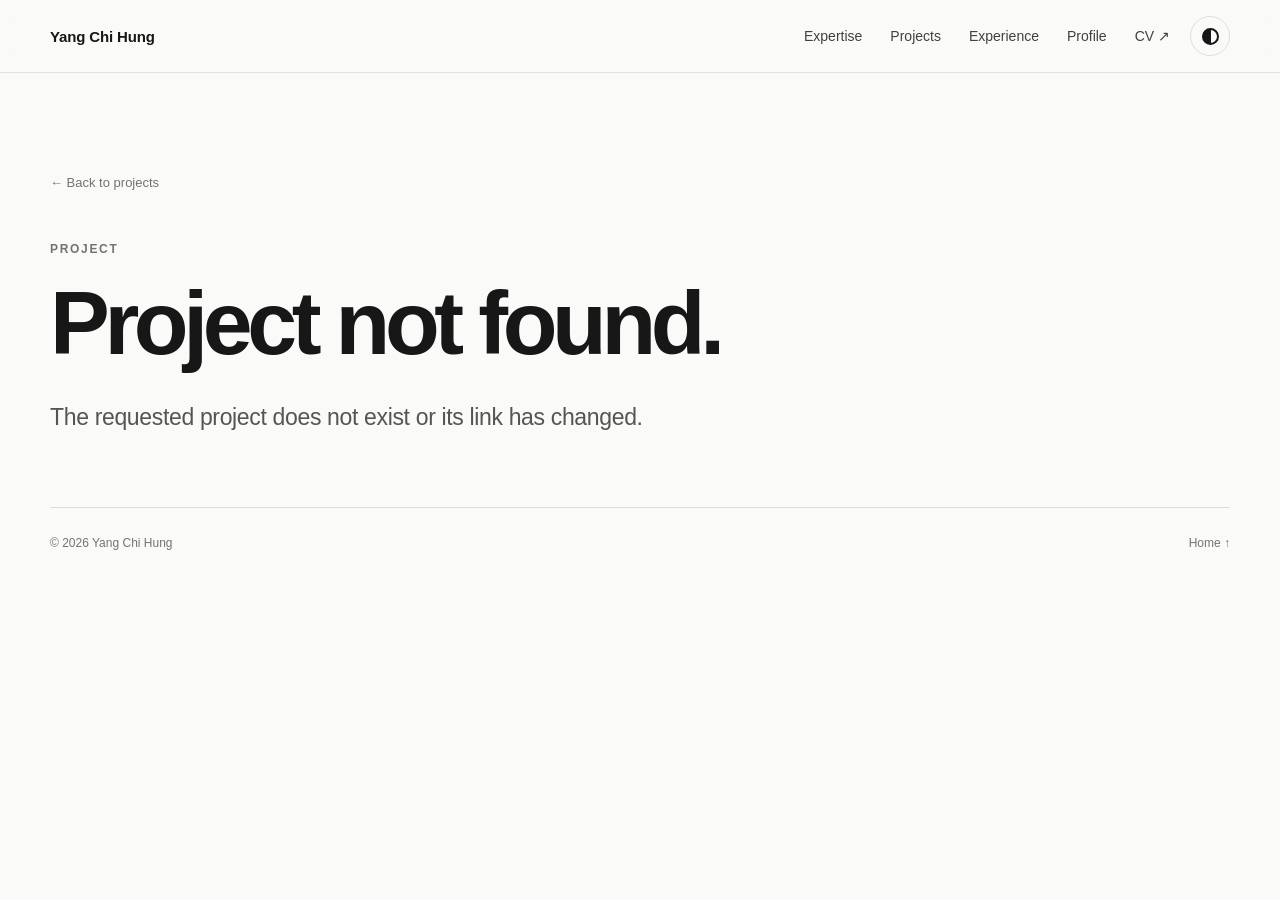
<file: projects/project.html>
<!doctype html>
<html lang="en">
<head>
  <meta charset="utf-8" />
  <meta name="viewport" content="width=device-width, initial-scale=1" />
  <meta name="description" content="Yang Chi Hung portfolio project." />
  <title>Project — Yang Chi Hung</title>
  <link rel="icon" href="../assets/favicon.svg" type="image/svg+xml" />
  <script src="../theme-init.js"></script>
  <link rel="stylesheet" href="../styles.css?v=20260827-10" />
</head>
<body class="project-page">
  <header class="site-header">
    <div class="wrap nav-wrap">
      <a class="brand" href="../index.html">Yang Chi Hung</a>
      <nav class="nav" aria-label="Primary navigation">
        <a href="../index.html#expertise">Expertise</a>
        <a href="../index.html#projects">Projects</a>
        <a href="../index.html#experience">Experience</a>
        <a href="../index.html#about">Profile</a>
        <a href="../assets/documents/yang-chi-hung-cv.pdf" target="_blank" rel="noreferrer">CV ↗</a>
      </nav>
      <button class="nav-toggle" type="button" aria-label="Open navigation" aria-expanded="false"><span></span><span></span></button>
    </div>
  </header>

  <main data-generic-project-detail>
    <section class="project-hero wrap">
      <a class="back-link" href="../index.html#projects">← Back to projects</a>
      <p class="eyebrow">Loading project</p>
      <h1>Project details</h1>
    </section>
  </main>

  <footer class="footer wrap"><span>© <span id="year"></span> Yang Chi Hung</span><a href="../index.html">Home ↑</a></footer>
  <script type="module" src="../script.js?v=20260827-11"></script>
</body>
</html>
</file>
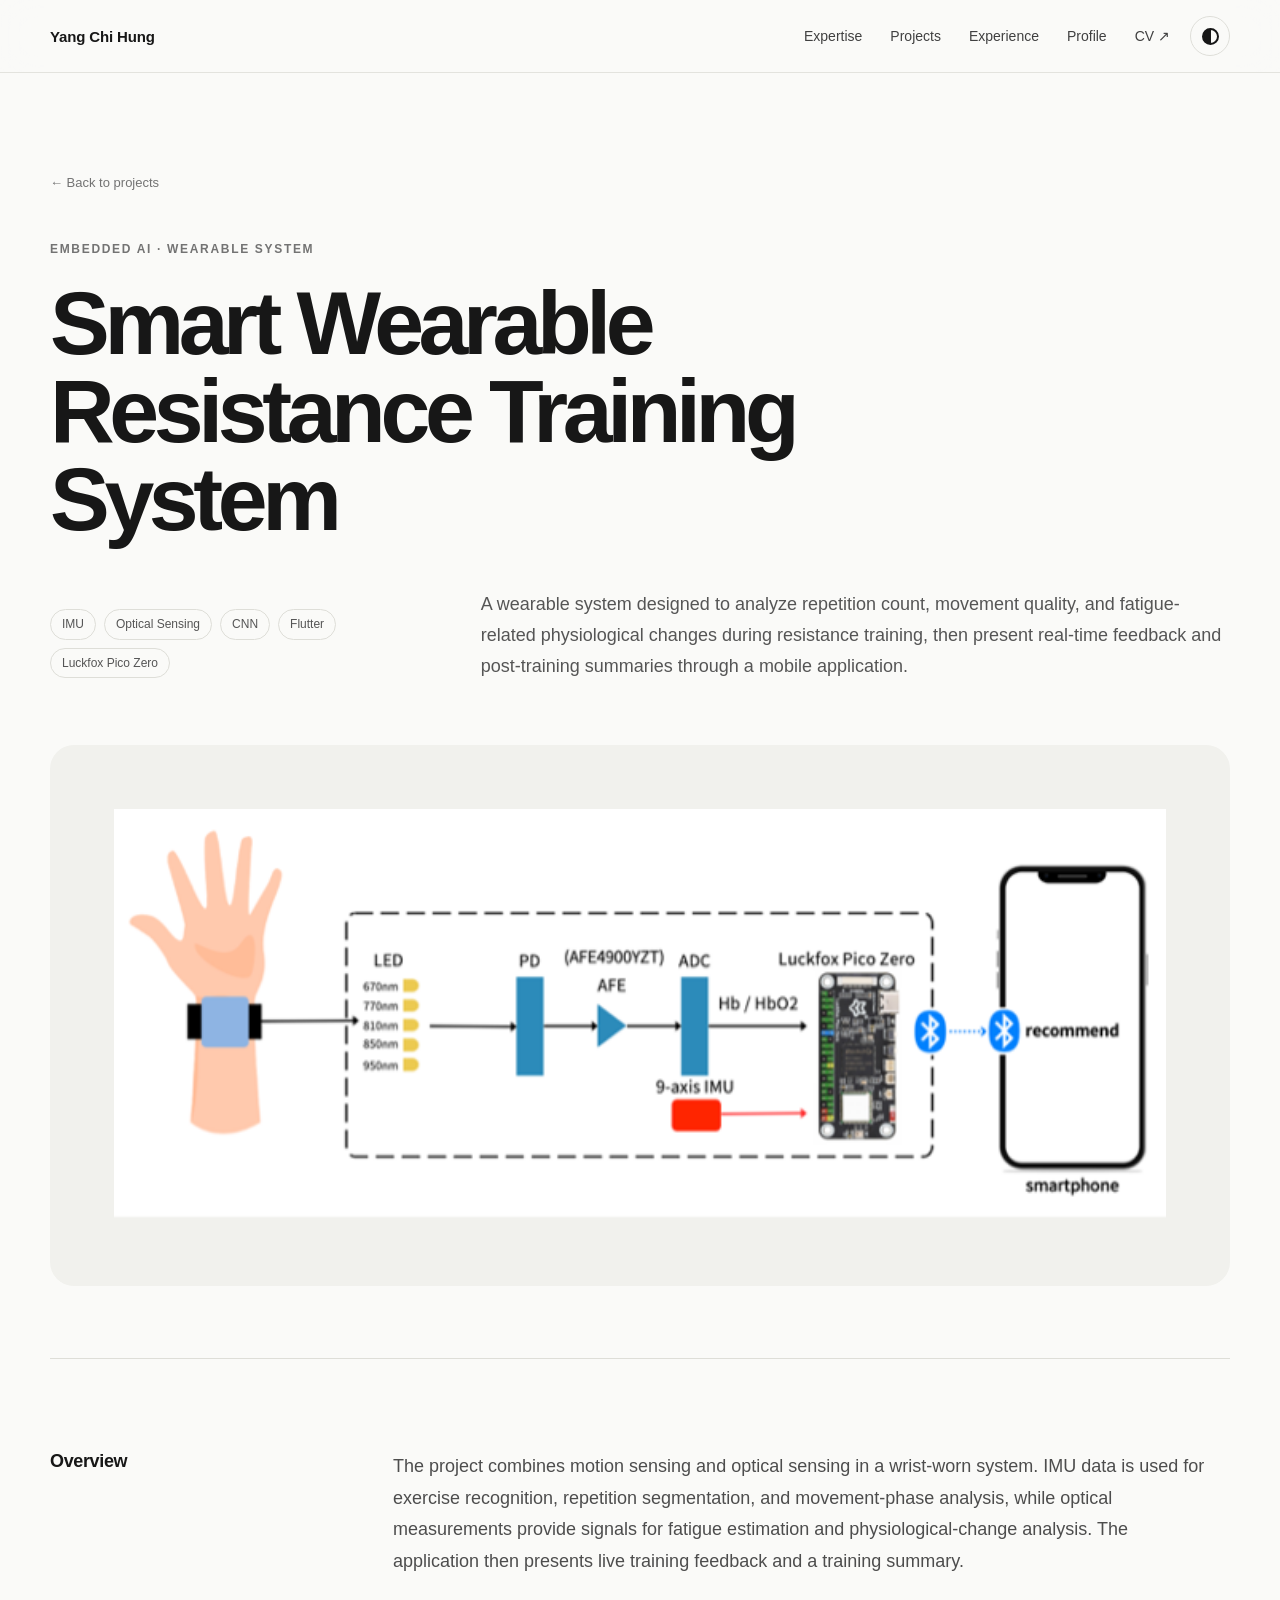
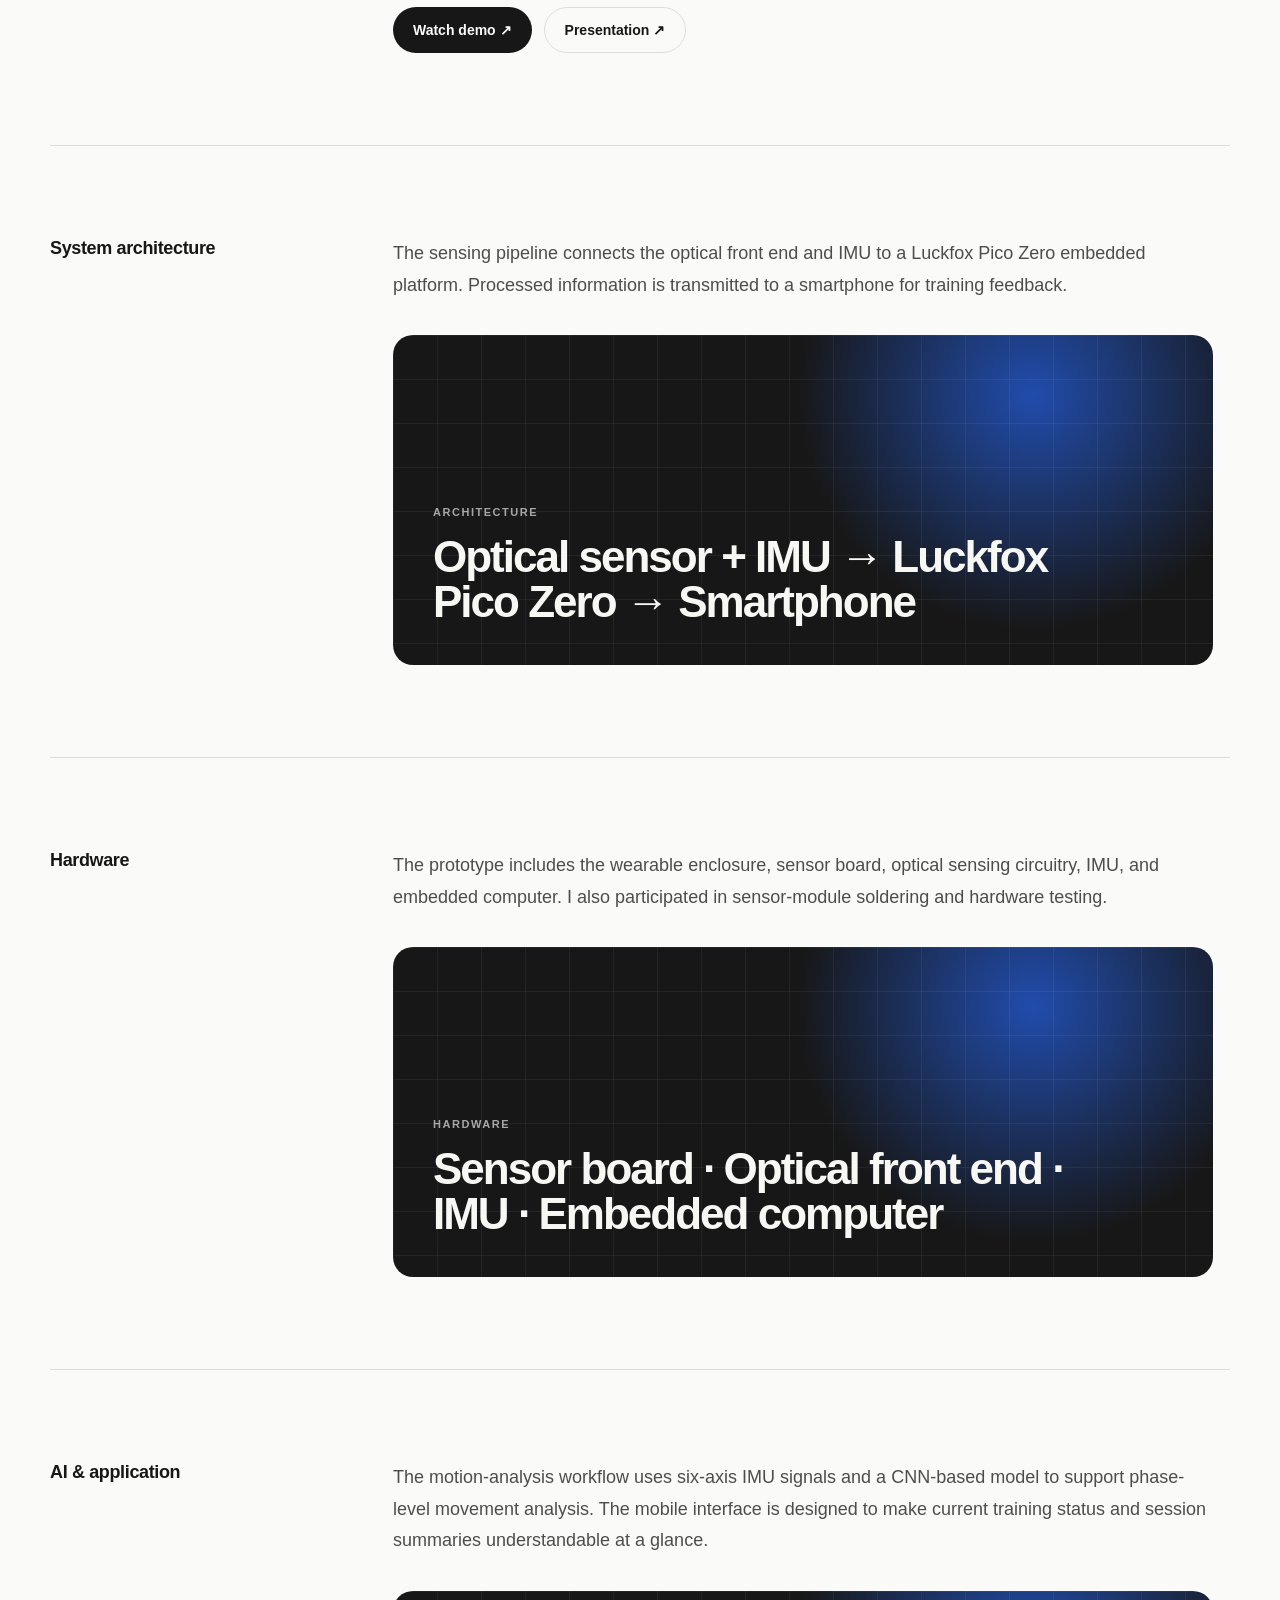
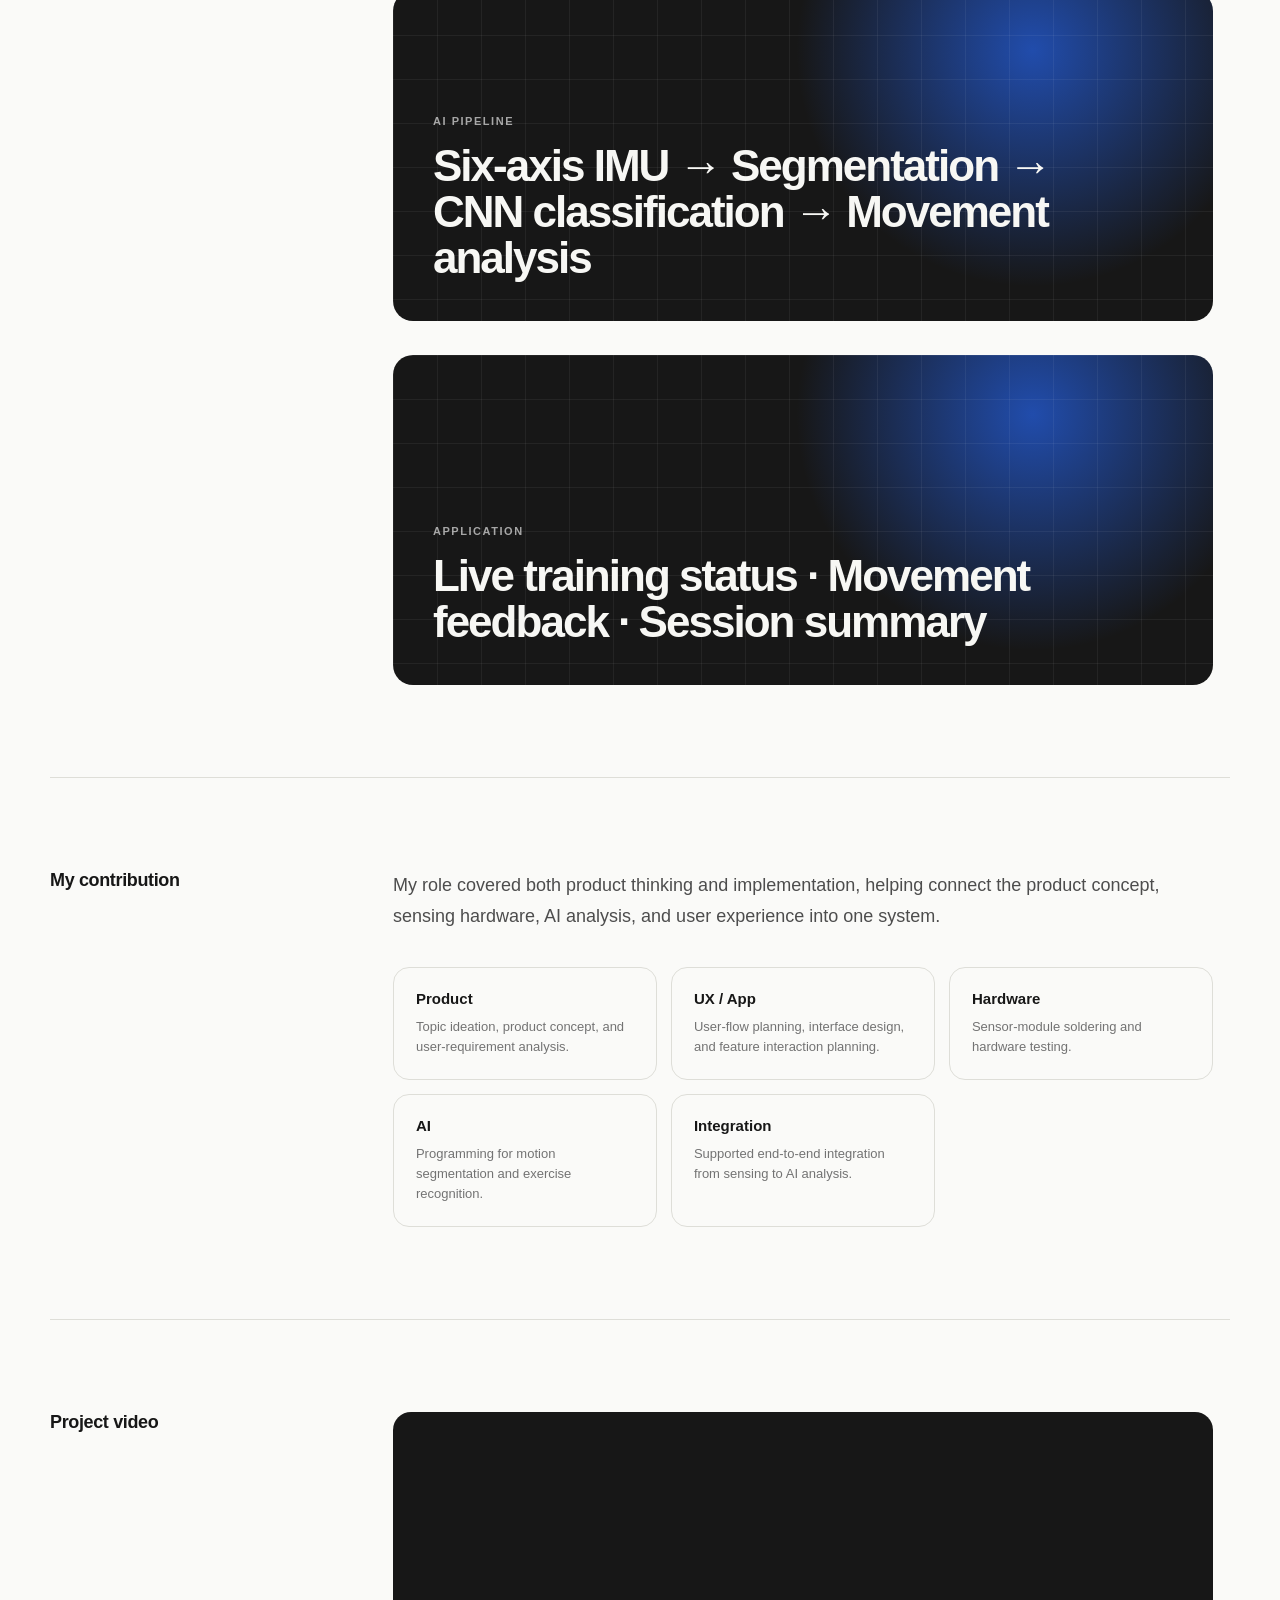
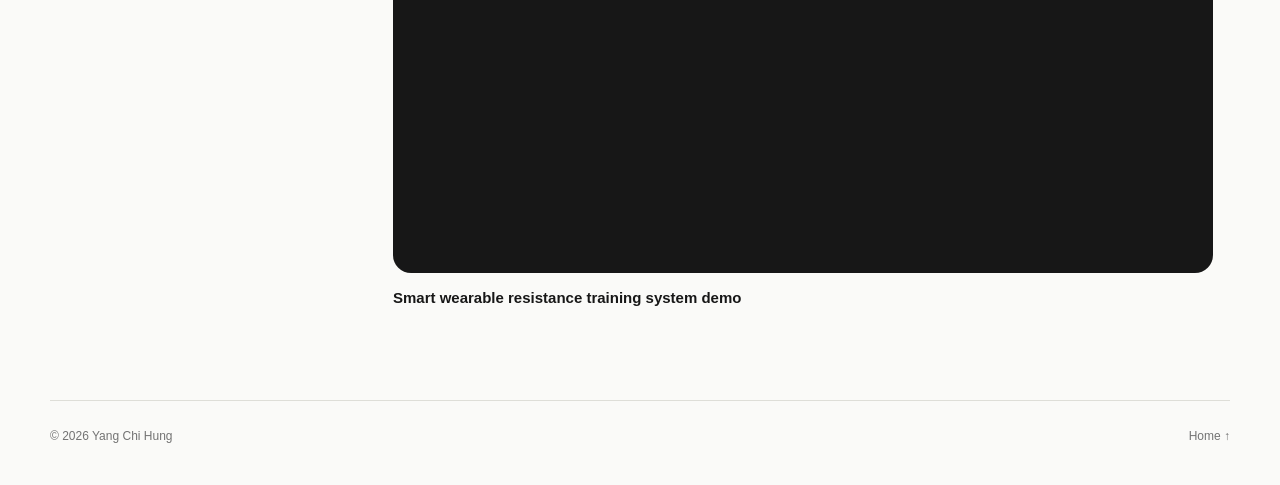
<file: projects/wearable.html>
<!doctype html>
<html lang="en">
<head>
  <meta charset="utf-8" />
  <meta name="viewport" content="width=device-width, initial-scale=1" />
  <meta name="description" content="Smart Wearable Resistance Training System — Yang Chi Hung portfolio project." />
  <title>Smart Wearable Resistance Training System — Yang Chi Hung</title>
  <link rel="icon" href="../assets/favicon.svg" type="image/svg+xml" />
  <script src="../theme-init.js"></script>
  <link rel="stylesheet" href="../styles.css?v=20260827-10" />
</head>
<body class="project-page">
  <header class="site-header">
    <div class="wrap nav-wrap">
      <a class="brand" href="../index.html">Yang Chi Hung</a>
      <nav class="nav" aria-label="Primary navigation">
        <a href="../index.html#expertise">Expertise</a>
        <a href="../index.html#projects">Projects</a>
        <a href="../index.html#experience">Experience</a>
        <a href="../index.html#about">Profile</a>
        <a href="../assets/documents/yang-chi-hung-cv.pdf" target="_blank" rel="noreferrer">CV ↗</a>
      </nav>
      <button class="nav-toggle" type="button" aria-label="Open navigation" aria-expanded="false"><span></span><span></span></button>
    </div>
  </header>

  <main>
    <section class="project-hero wrap reveal">
      <a class="back-link" href="../index.html#projects">← Back to projects</a>
      <p class="eyebrow">Embedded AI · Wearable System</p>
      <h1>Smart Wearable Resistance Training System</h1>
      <div class="project-summary">
        <div class="tags"><span>IMU</span><span>Optical Sensing</span><span>CNN</span><span>Flutter</span><span>Luckfox Pico Zero</span></div>
        <p>A wearable system designed to analyze repetition count, movement quality, and fatigue-related physiological changes during resistance training, then present real-time feedback and post-training summaries through a mobile application.</p>
      </div>
      <div class="project-hero-image project-carousel project-detail-carousel" data-project-gallery="wearable" aria-label="Wearable system project gallery"><img src="../assets/images/projects/embedded/wearable-system-architecture.png" alt="Wearable system architecture from optical sensing and IMU input to edge processing and smartphone feedback" /></div>
    </section>

    <section class="case-section wrap reveal">
      <div class="case-grid">
        <h2>Overview</h2>
        <div class="case-content">
          <p>The project combines motion sensing and optical sensing in a wrist-worn system. IMU data is used for exercise recognition, repetition segmentation, and movement-phase analysis, while optical measurements provide signals for fatigue estimation and physiological-change analysis. The application then presents live training feedback and a training summary.</p>
          <div class="link-row">
            <a class="button button-dark" href="https://youtu.be/DJ7WR7n6QPM" target="_blank" rel="noreferrer">Watch demo ↗</a>
            <a class="button button-light" href="https://canva.link/i5gf08p3kfrgf98" target="_blank" rel="noreferrer">Presentation ↗</a>
          </div>
        </div>
      </div>
    </section>

    <section class="case-section wrap reveal">
      <div class="case-grid">
        <h2>System architecture</h2>
        <div class="case-content">
          <p>The sensing pipeline connects the optical front end and IMU to a Luckfox Pico Zero embedded platform. Processed information is transmitted to a smartphone for training feedback.</p>
          <div class="case-image visual-placeholder visual-placeholder-compact" role="img" aria-label="Wearable resistance training system architecture">
            <span>Architecture</span><strong>Optical sensor + IMU → Luckfox Pico Zero → Smartphone</strong>
          </div>
        </div>
      </div>
    </section>

    <section class="case-section wrap reveal">
      <div class="case-grid">
        <h2>Hardware</h2>
        <div class="case-content">
          <p>The prototype includes the wearable enclosure, sensor board, optical sensing circuitry, IMU, and embedded computer. I also participated in sensor-module soldering and hardware testing.</p>
          <div class="case-image visual-placeholder visual-placeholder-compact" role="img" aria-label="Wearable sensor PCB and schematic">
            <span>Hardware</span><strong>Sensor board · Optical front end · IMU · Embedded computer</strong>
          </div>
        </div>
      </div>
    </section>

    <section class="case-section wrap reveal">
      <div class="case-grid">
        <h2>AI & application</h2>
        <div class="case-content">
          <p>The motion-analysis workflow uses six-axis IMU signals and a CNN-based model to support phase-level movement analysis. The mobile interface is designed to make current training status and session summaries understandable at a glance.</p>
          <div class="case-image visual-placeholder visual-placeholder-compact" role="img" aria-label="CNN motion analysis model diagram">
            <span>AI pipeline</span><strong>Six-axis IMU → Segmentation → CNN classification → Movement analysis</strong>
          </div>
          <div class="case-image visual-placeholder visual-placeholder-compact" role="img" aria-label="Mobile application screens for the wearable training system">
            <span>Application</span><strong>Live training status · Movement feedback · Session summary</strong>
          </div>
        </div>
      </div>
    </section>

    <section class="case-section wrap reveal">
      <div class="case-grid">
        <h2>My contribution</h2>
        <div class="case-content">
          <p>My role covered both product thinking and implementation, helping connect the product concept, sensing hardware, AI analysis, and user experience into one system.</p>
          <div class="role-grid">
            <div><h3>Product</h3><p>Topic ideation, product concept, and user-requirement analysis.</p></div>
            <div><h3>UX / App</h3><p>User-flow planning, interface design, and feature interaction planning.</p></div>
            <div><h3>Hardware</h3><p>Sensor-module soldering and hardware testing.</p></div>
            <div><h3>AI</h3><p>Programming for motion segmentation and exercise recognition.</p></div>
            <div><h3>Integration</h3><p>Supported end-to-end integration from sensing to AI analysis.</p></div>
          </div>
        </div>
      </div>
    </section>

    <section class="case-section wrap reveal">
      <div class="case-grid">
        <h2>Project video</h2>
        <div class="case-content" data-project-videos="wearable"><p>Watch the wearable system demo through the link above.</p></div>
      </div>
    </section>
  </main>
  <footer class="footer wrap"><span>© <span id="year"></span> Yang Chi Hung</span><a href="../index.html">Home ↑</a></footer>
  <script type="module" src="../script.js?v=20260827-11"></script>
</body>
</html>
</file>
<file: styles.css>
:root {
  --bg: #fafaf8;
  --surface: #f1f1ed;
  --surface-2: #ffffff;
  --text: #171717;
  --ink: #171717;
  --muted: #737373;
  --line: #deded8;
  --line-strong: #bdbdb5;
  --accent: #2563eb;
  --copy: #555555;
  --copy-strong: #4d4d4d;
  --nav-text: #404040;
  --header-bg: rgba(250,250,248,.86);
  --header-line: rgba(222,222,216,.82);
  --card-wash: rgba(255,255,255,.44);
  --accent-wash: rgba(37,99,235,.06);
  --dialog-shadow: rgba(0,0,0,.24);
  --menu-shadow: rgba(0,0,0,.08);
  --max: 1180px;
  --radius: 24px;
  color-scheme: light;
}

:root[data-theme='dark'] {
  --bg: #0b0b0b;
  --surface: #171717;
  --surface-2: #222222;
  --text: #f4f4f1;
  --ink: #f4f4f1;
  --muted: #a3a3a3;
  --line: #323232;
  --line-strong: #565656;
  --accent: #7aa2ff;
  --copy: #c2c2c0;
  --copy-strong: #d0d0cd;
  --nav-text: #d6d6d3;
  --header-bg: rgba(11,11,11,.86);
  --header-line: rgba(50,50,50,.86);
  --card-wash: rgba(255,255,255,.04);
  --accent-wash: rgba(122,162,255,.12);
  --dialog-shadow: rgba(0,0,0,.55);
  --menu-shadow: rgba(0,0,0,.38);
  color-scheme: dark;
}

@media (prefers-color-scheme: dark) {
  :root:not([data-theme]) {
    --bg: #0b0b0b;
    --surface: #171717;
    --surface-2: #222222;
    --text: #f4f4f1;
    --ink: #f4f4f1;
    --muted: #a3a3a3;
    --line: #323232;
    --line-strong: #565656;
    --accent: #7aa2ff;
    --copy: #c2c2c0;
    --copy-strong: #d0d0cd;
    --nav-text: #d6d6d3;
    --header-bg: rgba(11,11,11,.86);
    --header-line: rgba(50,50,50,.86);
    --card-wash: rgba(255,255,255,.04);
    --accent-wash: rgba(122,162,255,.12);
    --dialog-shadow: rgba(0,0,0,.55);
    --menu-shadow: rgba(0,0,0,.38);
    color-scheme: dark;
  }
}

* { box-sizing: border-box; }
html { scroll-behavior: smooth; }
body {
  margin: 0;
  background: var(--bg);
  color: var(--text);
  font-family: Inter, ui-sans-serif, -apple-system, BlinkMacSystemFont, "Segoe UI", "Noto Sans TC", sans-serif;
  -webkit-font-smoothing: antialiased;
  transition: background-color .25s ease, color .25s ease;
}
a { color: inherit; text-decoration: none; }
img { display: block; width: 100%; }
.wrap { width: min(calc(100% - 48px), var(--max)); margin: 0 auto; }

.site-header {
  position: sticky;
  top: 0;
  z-index: 50;
  border-bottom: 1px solid var(--header-line);
  background: var(--header-bg);
  backdrop-filter: blur(18px);
  transition: border-color .25s ease, background-color .25s ease;
}
.nav-wrap { height: 72px; display: flex; align-items: center; justify-content: space-between; }
.brand { font-size: 15px; font-weight: 700; letter-spacing: -.01em; }
.nav { display: flex; gap: 28px; margin-left:auto; font-size: 14px; color: var(--nav-text); }
.nav a { transition: color .2s ease; }
.nav a:hover { color: var(--accent); }
.theme-toggle { display:grid; width:40px; height:40px; margin-left:20px; padding:0; place-items:center; border:1px solid var(--line); border-radius:50%; color:var(--text); background:transparent; cursor:pointer; transition:border-color .2s ease, color .2s ease, background-color .2s ease; }
.theme-toggle:hover, .theme-toggle:focus-visible { border-color:var(--accent); color:var(--accent); background:var(--accent-wash); }
.theme-toggle:focus-visible { outline:3px solid var(--accent-wash); outline-offset:3px; }
.theme-toggle-icon { display:block; width:17px; height:17px; border:2px solid currentColor; border-radius:50%; background:linear-gradient(90deg,currentColor 50%,transparent 50%); transition:transform .25s ease; }
:root[data-theme='dark'] .theme-toggle-icon { transform:rotate(180deg); }
.nav-toggle { display: none; background: none; border: 0; padding: 10px; cursor: pointer; }
.nav-toggle span { display:block; width:22px; height:1.5px; margin:5px; background:var(--text); }

.hero {
  min-height: calc(100vh - 72px);
  display: grid;
  grid-template-columns: minmax(0, 1.45fr) minmax(280px, .55fr);
  align-items: center;
  gap: 84px;
  padding-top: 80px;
  padding-bottom: 84px;
}
.eyebrow, .section-label, .project-type {
  margin: 0 0 24px;
  font-size: 12px;
  font-weight: 700;
  text-transform: uppercase;
  letter-spacing: .14em;
  color: var(--muted);
}
.hero h1 {
  margin: 0;
  max-width: 840px;
  font-size: clamp(54px, 7vw, 96px);
  line-height: .98;
  letter-spacing: -.065em;
  font-weight: 650;
}
.hero-lead { max-width: 690px; margin: 32px 0 0; color: var(--copy); font-size: clamp(18px, 2vw, 23px); line-height: 1.55; letter-spacing: -.015em; }
.hero-actions { display: flex; gap: 12px; margin-top: 34px; }
.button { display: inline-flex; align-items: center; justify-content: center; min-height: 46px; padding: 0 20px; border-radius: 999px; font-size: 14px; font-weight: 650; transition: transform .2s ease, background .2s ease; }
.button:hover { transform: translateY(-2px); }
.button-dark { background: var(--text); color: var(--bg); }
.button-light { border: 1px solid var(--line); background: transparent; }
.hero-aside { align-self:start; margin-top:38px; }
.portrait { width: 210px; max-width: 100%; aspect-ratio: 4 / 5; object-fit: cover; border-radius: 22px; filter: saturate(.82); }
.hero-meta { display: grid; gap: 8px; margin-top: 20px; font-size: 13px; color: var(--muted); }

.section { padding: 112px 0; border-top: 1px solid var(--line); }
.section h2 { margin: 0; font-size: clamp(36px, 5vw, 64px); line-height: 1.05; letter-spacing: -.045em; font-weight: 620; }
.about-grid { display:grid; grid-template-columns: 1fr 1fr; gap: 88px; }
.about-copy { font-size: 18px; line-height: 1.7; color: var(--copy-strong); }
.about-copy p:first-child { margin-top: 2px; }
.stats { margin-top: 72px; display:grid; grid-template-columns:repeat(4,1fr); border-top:1px solid var(--line); border-bottom:1px solid var(--line); }
.stats div { padding: 24px 18px 24px 0; }
.stats div + div { border-left:1px solid var(--line); padding-left:24px; }
.stats strong { display:block; font-size: 28px; letter-spacing:-.04em; }
.stats span { display:block; margin-top:6px; font-size:13px; color:var(--muted); }
.section-heading { display:grid; grid-template-columns: .35fr 1fr; gap:40px; align-items:end; margin-bottom:56px; }
.section-heading .section-label { margin:0; }
.section-heading.compact { align-items:start; }
.section-heading.compact h2 { font-size: clamp(32px,4vw,48px); max-width:750px; }
.section-heading-simple { display:block; }
.section-heading-simple .section-label { color:var(--ink); font-size:clamp(34px,4.5vw,60px); font-weight:720; line-height:1; letter-spacing:-.045em; text-transform:none; }

.expertise-grid { display:grid; grid-template-columns:1fr 1fr; border-top:1px solid var(--line); }
.expertise-card { display:grid; grid-template-columns:48px 1fr; gap:20px; min-height:310px; padding:34px 30px 34px 0; border-bottom:1px solid var(--line); }
.expertise-card:nth-child(even) { padding-left:30px; border-left:1px solid var(--line); }
.expertise-index { color:var(--muted); font-size:12px; font-variant-numeric:tabular-nums; }
.expertise-kicker { margin:0 0 14px; color:var(--accent); font-size:11px; font-weight:750; letter-spacing:.13em; text-transform:uppercase; }
.expertise-card h3 { margin:0; font-size:clamp(27px,3vw,38px); line-height:1.08; letter-spacing:-.04em; font-weight:620; }
.expertise-card > div > p:not(.expertise-kicker) { max-width:480px; margin:20px 0 0; color:var(--copy); font-size:15px; line-height:1.7; }
.expertise-grid-three { grid-template-columns:repeat(3,1fr); }
.expertise-grid-three .expertise-card { grid-template-columns:34px 1fr; min-height:360px; padding:34px 24px; border-left:1px solid var(--line); }
.expertise-grid-three .expertise-card:first-child { padding-left:0; border-left:0; }

.project-track { padding-top:40px; }
.project-track + .project-track { margin-top:112px; padding-top:72px; border-top:1px solid var(--line); }
.project-track-heading { display:grid; grid-template-columns:.15fr .75fr 1fr; gap:32px; align-items:start; padding-bottom:42px; }
.project-track-heading > span { color:var(--ink); font-size:clamp(29px,4vw,44px); font-weight:620; line-height:1.05; letter-spacing:-.04em; font-variant-numeric:tabular-nums; }
.project-track-heading div > p { margin:0 0 10px; color:var(--accent); font-size:11px; font-weight:750; letter-spacing:.13em; text-transform:uppercase; }
.project-track-heading h3 { margin:0; font-size:clamp(29px,4vw,44px); line-height:1.05; letter-spacing:-.04em; font-weight:620; }
.project-track-heading > p { max-width:500px; margin:0; color:var(--copy); font-size:15px; line-height:1.7; }
.other-projects-label { margin:8px 0 20px; color:var(--muted); font-size:11px; font-weight:750; letter-spacing:.13em; text-transform:uppercase; }

.flagship-project { display:grid; grid-template-columns:minmax(0,1.15fr) minmax(320px,.85fr); gap:clamp(38px,6vw,80px); align-items:center; padding:32px 0 74px; }
.flagship-project:last-child { padding-bottom:0; }
.flagship-project-reverse { grid-template-columns:minmax(320px,.85fr) minmax(0,1.15fr); }
.flagship-project-reverse .flagship-media { order:2; }
.flagship-project-reverse .flagship-copy { order:1; }
.flagship-media { display:block; overflow:hidden; border-radius:var(--radius); background:var(--surface); }
.flagship-media .carousel-slide { width:100%; aspect-ratio:16/10; }
.flagship-media img { height:100%; object-fit:contain; padding:clamp(20px,3vw,44px); transition:transform .4s ease; }
.flagship-media:hover img { transform:scale(1.015); }
.flagship-media.placeholder-media img { padding:0; object-fit:cover; }
.flagship-media.presentation-media img { padding:0; object-fit:contain; background:#ededed; }
.project-carousel { position:relative; }
.carousel-slide { display:none; }
.carousel-slide.is-active { display:block; }
.carousel-button {
  position:absolute;
  top:50%;
  z-index:3;
  width:44px;
  height:44px;
  padding:0 0 3px;
  border:1px solid rgba(255,255,255,.55);
  border-radius:50%;
  color:#fff;
  background:rgba(23,23,23,.72);
  box-shadow:0 5px 18px rgba(0,0,0,.18);
  font:400 30px/1 sans-serif;
  cursor:pointer;
  transform:translateY(-50%);
  transition:background .2s ease, transform .2s ease;
}
.carousel-button:hover { background:var(--accent); transform:translateY(-50%) scale(1.05); }
.carousel-button:focus-visible { outline:3px solid rgba(37,99,235,.35); outline-offset:3px; }
.carousel-prev { left:16px; }
.carousel-next { right:16px; }
.carousel-status { position:absolute; right:16px; bottom:14px; z-index:3; padding:7px 10px; border-radius:999px; color:#fff; background:rgba(23,23,23,.72); font-size:11px; font-variant-numeric:tabular-nums; }
.project-carousel.is-single .carousel-button, .project-carousel.is-single .carousel-status { display:none; }
.project-carousel:focus-visible { outline:3px solid rgba(37,99,235,.35); outline-offset:4px; }
.project-detail-carousel .carousel-track { width:100%; }
.video-grid { display:grid; grid-template-columns:repeat(2,minmax(0,1fr)); gap:24px; }
.video-grid-single { grid-template-columns:1fr; }
.video-card { min-width:0; }
.video-embed { position:relative; overflow:hidden; aspect-ratio:16/9; border-radius:18px; background:#171717; }
.video-embed iframe, .video-embed video { position:absolute; inset:0; width:100%; height:100%; border:0; }
.video-embed video { object-fit:contain; background:#171717; }
.video-grid-single .video-card-portrait { width:min(100%,420px); }
.video-card-portrait .video-embed { aspect-ratio:9/16; }
.video-card h3 { margin:14px 0 0; font-size:15px; line-height:1.4; }
.feature-tour-shell { --feature-accent:#c92a2a; }
.feature-tour-heading { max-width:850px; }
.feature-tour-heading .eyebrow { margin-bottom:12px; color:var(--feature-accent); }
.feature-tour-heading h3 { margin:0; font-size:clamp(38px,5vw,64px); line-height:1.02; letter-spacing:-.05em; }
.feature-tour-heading > p:last-child { max-width:760px; margin:20px 0 0; color:var(--copy); font-size:17px; line-height:1.7; }
.feature-tour-map { position:relative; overflow:hidden; margin-top:42px; border:1px solid var(--line); border-radius:26px; background:#ededed; }
.feature-tour-map > img { aspect-ratio:16/9; object-fit:contain; }
.feature-hotspot { position:absolute; left:var(--hotspot-x); top:var(--hotspot-y); width:42px; height:42px; padding:0; border:2px solid #fff; border-radius:50%; color:#fff; background:rgba(23,23,23,.76); box-shadow:0 5px 18px rgba(0,0,0,.28); cursor:pointer; transform:translate(-50%,-50%); transition:background .2s ease, box-shadow .2s ease, transform .2s ease; }
.feature-hotspot::before { content:''; position:absolute; inset:13px; border-radius:50%; background:currentColor; }
.feature-hotspot span { position:absolute; left:50%; bottom:calc(100% + 8px); width:max-content; max-width:150px; padding:6px 8px; border-radius:7px; color:var(--feature-accent); background:#fff; box-shadow:0 4px 14px rgba(0,0,0,.18); font:700 11px/1.2 Inter,ui-sans-serif,sans-serif; opacity:0; pointer-events:none; transform:translate(-50%,4px); transition:opacity .2s ease, transform .2s ease; }
.feature-hotspot:hover, .feature-hotspot:focus-visible { transform:translate(-50%,-50%) scale(1.1); }
.feature-hotspot:hover span, .feature-hotspot:focus-visible span, .feature-hotspot.is-active span { opacity:1; transform:translate(-50%,0); }
.feature-hotspot.is-active { color:#fff; background:var(--feature-accent); box-shadow:0 0 0 4px rgba(201,42,42,.2),0 5px 18px rgba(0,0,0,.28); }
.feature-hotspot:focus-visible { outline:3px solid rgba(201,42,42,.34); outline-offset:3px; }
.feature-tour-tabs { display:grid; grid-template-columns:repeat(6,minmax(0,1fr)); gap:8px; margin-top:14px; }
.feature-tour-tab { min-height:54px; padding:11px 13px; border:1px solid var(--line); border-radius:13px; color:var(--copy); background:transparent; font:650 12px/1.3 Inter,ui-sans-serif,sans-serif; text-align:left; cursor:pointer; transition:border-color .2s ease, color .2s ease, background .2s ease; }
.feature-tour-tab:hover, .feature-tour-tab:focus-visible, .feature-tour-tab.is-active { border-color:var(--feature-accent); color:var(--feature-accent); background:rgba(201,42,42,.06); }
.feature-tour-tab:focus-visible { outline:3px solid rgba(201,42,42,.24); outline-offset:2px; }
.feature-tour-detail { display:grid; grid-template-columns:minmax(0,1.55fr) minmax(280px,.45fr); gap:18px; margin-top:18px; }
.feature-tour-panel { display:flex; min-height:100%; padding:36px; justify-content:center; flex-direction:column; border:1px solid var(--line); border-radius:22px; background:var(--surface); }
.feature-tour-preview { overflow:hidden; aspect-ratio:16/9; border:1px solid var(--line); border-radius:22px; background:#ededed; }
.feature-tour-preview img { height:100%; object-fit:contain; }
.feature-tour-index { margin:0; color:var(--muted); font-size:10px; font-weight:750; letter-spacing:.13em; text-transform:uppercase; }
.feature-tour-panel h3 { margin:10px 0 0; color:var(--feature-accent); font-size:clamp(30px,3vw,43px); line-height:1.05; letter-spacing:-.04em; }
.feature-tour-panel > p:last-child { margin:18px 0 0; color:var(--copy); font-size:16px; line-height:1.7; }
.project-story-heading { max-width:850px; }
.project-story-heading .eyebrow { margin-bottom:12px; }
.project-story-heading h2 { margin:0; font-size:clamp(42px,6vw,72px); line-height:1; letter-spacing:-.055em; font-weight:640; }
.project-story-heading > p:last-child { max-width:700px; margin:22px 0 0; color:var(--copy); font-size:17px; line-height:1.7; }
.story-navigation { position:sticky; top:12px; z-index:12; display:grid; grid-template-columns:repeat(5,1fr); gap:1px; overflow:hidden; margin-top:42px; border:1px solid var(--line); border-radius:16px; background:var(--line); box-shadow:0 10px 30px var(--menu-shadow); }
.story-navigation a { display:flex; min-height:64px; padding:13px 15px; align-items:center; gap:10px; color:var(--copy); background:var(--bg); font-size:12px; font-weight:700; transition:color .2s ease, background .2s ease; }
.story-navigation a:hover, .story-navigation a:focus-visible { color:var(--accent); background:var(--surface); }
.story-navigation span { color:var(--accent); font-variant-numeric:tabular-nums; }
.story-chapter { padding:112px 0 12px; scroll-margin-top:84px; }
.story-chapter + .story-chapter { margin-top:88px; border-top:1px solid var(--line); }
.story-chapter-heading { display:grid; grid-template-columns:.32fr 1fr; gap:50px; margin-bottom:44px; }
.story-chapter-heading > div:first-child { display:flex; align-items:baseline; gap:14px; }
.story-chapter-heading span { color:var(--accent); font-size:34px; font-weight:650; letter-spacing:-.04em; }
.story-chapter-heading > div:first-child p { margin:0; color:var(--muted); font-size:11px; font-weight:750; letter-spacing:.12em; text-transform:uppercase; }
.story-chapter-heading h3 { max-width:780px; margin:0; font-size:clamp(34px,4.5vw,58px); line-height:1.04; letter-spacing:-.05em; }
.story-chapter-heading > div:last-child p { max-width:760px; margin:20px 0 0; color:var(--copy); font-size:16px; line-height:1.75; }
.story-card-grid { display:grid; grid-template-columns:repeat(2,minmax(0,1fr)); gap:22px; }
.story-card { overflow:hidden; margin:0; border:1px solid var(--line); border-radius:22px; background:var(--surface); }
.story-card-wide { grid-column:1 / -1; }
.story-card-media { position:relative; overflow:hidden; aspect-ratio:16/9; background:#ededed; }
.story-card-media img { height:100%; object-fit:contain; }
.story-image-hotspots { position:absolute; inset:0; }
.story-image-hotspot { position:absolute; left:var(--hotspot-x); top:var(--hotspot-y); width:var(--hotspot-width); height:var(--hotspot-height); border-radius:14px; color:var(--text); cursor:pointer; transition:background .2s ease, transform .2s ease; }
.story-image-hotspot span { position:absolute; right:8px; top:50%; padding:7px 10px; border-radius:999px; background:rgba(255,255,255,.94); box-shadow:0 6px 18px rgba(0,0,0,.16); font-size:clamp(8px,1.1vw,13px); font-weight:780; line-height:1; white-space:nowrap; opacity:0; transform:translateY(-50%) translateX(5px); transition:opacity .2s ease, transform .2s ease; }
.story-image-hotspot:hover, .story-image-hotspot:focus-visible { z-index:1; background:rgba(255,255,255,.14); transform:scale(1.012); }
.story-image-hotspot:hover span, .story-image-hotspot:focus-visible span { opacity:1; transform:translateY(-50%) translateX(0); }
.story-image-hotspot:focus-visible { outline:3px solid #fff; outline-offset:2px; }
.story-card figcaption { min-height:190px; padding:25px 27px 28px; }
.story-card figcaption > p { margin:0 0 12px; color:var(--accent); font-size:10px; font-weight:750; letter-spacing:.13em; text-transform:uppercase; }
.story-card h4 { margin:0; font-size:clamp(23px,2.5vw,34px); line-height:1.08; letter-spacing:-.035em; }
.story-card figcaption > span { display:block; max-width:680px; margin-top:14px; color:var(--copy); font-size:14px; line-height:1.65; }
.story-card-wide figcaption { display:grid; grid-template-columns:.3fr 1fr; gap:12px 40px; min-height:auto; }
.story-card-wide figcaption > p { grid-column:1; grid-row:1 / 3; }
.story-card-wide h4, .story-card-wide figcaption > span { grid-column:2; }
.story-card-wide .story-interaction-hint { grid-column:2; }
.story-interaction-hint { display:flex; align-items:center; gap:8px; margin-top:16px; color:var(--accent); font-size:12px; font-weight:700; line-height:1.5; }
.story-interaction-hint b { display:grid; width:22px; height:22px; place-items:center; border:1px solid currentColor; border-radius:50%; }
.flagship-copy { max-width:530px; }
.flagship-meta { display:flex; justify-content:space-between; gap:24px; margin-bottom:46px; padding-bottom:14px; border-bottom:1px solid var(--line); color:var(--muted); font-size:11px; font-weight:700; letter-spacing:.1em; text-transform:uppercase; }
.flagship-copy .project-type { margin-bottom:14px; }
.flagship-copy h3 { margin:0; font-size:clamp(32px,4vw,52px); line-height:1.04; letter-spacing:-.045em; font-weight:620; }
.flagship-copy > p:not(.project-type) { margin:22px 0 0; color:var(--copy); font-size:16px; line-height:1.7; }

.other-project-grid { display:grid; grid-template-columns:repeat(3,1fr); border-top:1px solid var(--line); }
.other-project { display:block; min-width:0; padding:28px 28px 30px 0; border-bottom:1px solid var(--line); }
.other-project:nth-child(3n+2), .other-project:nth-child(3n+3) { padding-left:28px; border-left:1px solid var(--line); }
.other-project-media { overflow:hidden; aspect-ratio:16/10; border-radius:14px; background:var(--surface); }
.other-project-media img { height:100%; object-fit:cover; transition:transform .35s ease; }
.other-project-media img.media-contain { object-fit:contain; padding:14px; }
.other-project-media img.media-dark { background:#414141; }
a.other-project:hover .other-project-media img { transform:scale(1.018); }
.other-project-body { display:flex; min-height:230px; flex-direction:column; padding-top:22px; }
.other-project span { color:var(--muted); font-size:11px; font-weight:700; letter-spacing:.11em; text-transform:uppercase; }
.other-project h3 { margin:26px 0 0; font-size:23px; line-height:1.15; letter-spacing:-.03em; }
.other-project p { margin:14px 0 28px; color:var(--muted); font-size:14px; line-height:1.6; }
.other-project b { margin-top:auto; font-size:12px; font-weight:700; }
a.other-project:hover h3, a.other-project:hover b { color:var(--accent); }

.discipline-group { display:grid; grid-template-columns:.35fr 1fr; gap:40px; padding:58px 0 86px; border-top:1px solid var(--line); }
.discipline-group:last-child { padding-bottom:0; }
.discipline-heading { position:sticky; top:104px; align-self:start; }
.discipline-heading span { display:block; margin-bottom:18px; color:var(--muted); font-size:12px; font-variant-numeric:tabular-nums; }
.discipline-heading p { margin:0; font-size:20px; line-height:1.35; letter-spacing:-.02em; font-weight:650; }
.discipline-projects { display:grid; grid-template-columns:1fr 1fr; gap:16px; }
.portfolio-card { display:flex; min-height:260px; padding:28px; flex-direction:column; border:1px solid var(--line); border-radius:20px; background:var(--card-wash); transition:border-color .2s ease, transform .2s ease, background .2s ease; }
a.portfolio-card:hover { transform:translateY(-3px); border-color:var(--line-strong); background:var(--surface-2); }
.portfolio-card-featured { grid-column:1 / -1; min-height:360px; padding:36px; background:var(--surface); }
.project-card-top { display:flex; justify-content:space-between; gap:20px; margin-bottom:auto; color:var(--muted); font-size:11px; font-weight:700; letter-spacing:.1em; text-transform:uppercase; }
.project-card-top span:last-child { text-align:right; }
.portfolio-card h3 { max-width:720px; margin:58px 0 0; font-size:clamp(25px,3vw,40px); line-height:1.1; letter-spacing:-.035em; font-weight:620; }
.portfolio-card:not(.portfolio-card-featured) h3 { margin-top:54px; font-size:25px; }
.portfolio-card p { max-width:700px; margin:16px 0 0; color:var(--copy); line-height:1.65; }
.portfolio-card .tags { margin-top:24px; }
.portfolio-card .text-link { margin-top:28px; }

.featured-project { margin-top: 32px; }
.project-media { display:block; background:var(--surface); border-radius:var(--radius); overflow:hidden; }
.project-media img { aspect-ratio: 16/10; object-fit: contain; padding: clamp(22px,4vw,54px); transition: transform .45s cubic-bezier(.2,.7,.2,1); }
.project-media-large img { aspect-ratio: 16/8.4; }
.project-media:hover img { transform: scale(1.018); }
.project-info { display:grid; grid-template-columns:.35fr 1fr; gap:40px; padding-top:30px; }
.project-index { font-size:13px; color:var(--muted); font-variant-numeric:tabular-nums; }
.project-info h3, .project-card h3 { margin:0; font-size: clamp(27px,3vw,40px); line-height:1.12; letter-spacing:-.035em; font-weight:620; }
.project-info p:not(.project-type), .project-card p:not(.project-type) { max-width:760px; color:var(--copy); line-height:1.65; font-size:16px; }
.project-type { margin:0 0 12px; }
.tags { display:flex; align-content:flex-start; align-items:flex-start; flex-wrap:wrap; gap:8px; margin-top:20px; }
.tags span, .tags a { display:inline-flex; width:max-content; height:fit-content; padding:7px 11px; align-items:center; border:1px solid var(--line); border-radius:999px; font-size:12px; line-height:1.2; color:var(--copy); }
.tags a { transition:border-color .2s ease, color .2s ease, background .2s ease; }
.tags a:hover, .tags a:focus-visible { border-color:var(--accent); color:var(--accent); background:var(--accent-wash); }
.text-link { display:inline-flex; gap:9px; margin-top:26px; font-size:14px; font-weight:700; }
.text-link span { transition:transform .2s ease; }
.text-link:hover span { transform:translateX(4px); }
.project-pair { display:grid; grid-template-columns:1fr 1fr; gap:26px; margin-top:92px; }
.project-card .project-media img { aspect-ratio:16/11; }
.card-body { padding-top:24px; }
.card-body .project-index { margin-bottom:24px; }

.more-grid { display:grid; grid-template-columns:1fr 1fr; border-top:1px solid var(--line); }
.mini-project { display:grid; grid-template-columns:140px 1fr; gap:24px; padding:28px 0; border-bottom:1px solid var(--line); }
.mini-project:nth-child(odd) { padding-right:28px; }
.mini-project:nth-child(even) { padding-left:28px; border-left:1px solid var(--line); }
.mini-project img { width:140px; height:92px; object-fit:cover; border-radius:12px; background:var(--surface); }
.mini-project span { font-size:11px; text-transform:uppercase; letter-spacing:.12em; color:var(--muted); font-weight:700; }
.mini-project h3 { margin:8px 0 4px; font-size:18px; letter-spacing:-.02em; }
.mini-project p { margin:0; color:var(--muted); font-size:13px; line-height:1.5; }
.mini-project:hover h3 { color:var(--accent); }

.timeline { margin-top:38px; border-top:1px solid var(--line); }
.timeline-row { display:grid; grid-template-columns:.28fr .72fr .5fr; gap:28px; align-items:center; padding:27px 0; border-bottom:1px solid var(--line); }
.timeline-row span { color:var(--muted); font-size:13px; }
.timeline-row h3 { margin:0; font-size:19px; font-weight:600; }
.timeline-row p { margin:0; text-align:right; color:var(--muted); }

.split-section { display:grid; grid-template-columns:1fr 1fr; gap:80px; }
.award-list > div, .skill-list > div { padding:22px 0; border-bottom:1px solid var(--line); }
.award-list span { font-size:12px; color:var(--muted); }
.award-list h3, .skill-list h3 { margin:7px 0 3px; font-size:17px; }
.award-list p, .skill-list p { margin:0; color:var(--muted); line-height:1.5; }
.skill-tags { display:flex; flex-wrap:wrap; gap:8px; margin-top:12px; }
.skill-tag { display:inline-flex; align-items:center; gap:7px; padding:8px 11px; border:1px solid var(--line); border-radius:999px; color:var(--copy); font-size:12px; transition:border-color .2s ease, color .2s ease, background .2s ease, transform .2s ease; }
.skill-tag span { color:var(--accent); font-size:10px; }
.skill-tag:hover, .skill-tag:focus-visible { border-color:var(--accent); color:var(--accent); background:var(--accent-wash); transform:translateY(-1px); }
.skill-dialog { width:min(620px,calc(100% - 32px)); max-height:min(720px,calc(100vh - 48px)); padding:0; border:0; border-radius:24px; color:var(--ink); background:var(--bg); box-shadow:0 28px 90px var(--dialog-shadow); }
.skill-dialog::backdrop { background:rgba(18,18,18,.58); backdrop-filter:blur(4px); }
.skill-dialog-header { display:flex; justify-content:space-between; gap:28px; align-items:start; padding:28px 30px 24px; border-bottom:1px solid var(--line); }
.skill-dialog-header p { margin:0 0 7px; color:var(--accent); font-size:10px; font-weight:750; letter-spacing:.13em; text-transform:uppercase; }
.skill-dialog-header h2 { margin:0; font-size:30px; letter-spacing:-.035em; }
.skill-dialog-close { width:38px; height:38px; flex:0 0 auto; padding:0 0 3px; border:1px solid var(--line); border-radius:50%; color:var(--ink); background:transparent; font:300 26px/1 sans-serif; cursor:pointer; }
.skill-dialog-close:hover, .skill-dialog-close:focus-visible { border-color:var(--accent); color:var(--accent); }
.skill-dialog-projects { padding:8px 30px 30px; }
.skill-dialog-project { display:grid; grid-template-columns:1fr auto; gap:7px 24px; align-items:center; padding:22px 0; border-bottom:1px solid var(--line); }
.skill-dialog-project span { grid-column:1; color:var(--muted); font-size:10px; font-weight:700; letter-spacing:.1em; text-transform:uppercase; }
.skill-dialog-project strong { grid-column:1; font-size:19px; line-height:1.25; }
.skill-dialog-project b { grid-column:2; grid-row:1 / 3; color:var(--accent); font-size:20px; }
.skill-dialog-project:hover strong, .skill-dialog-project:focus-visible strong { color:var(--accent); }
[id^="project-"] { scroll-margin-top:112px; }
[id^="project-"]:target { animation:project-target-highlight 1.1s ease; }
@keyframes project-target-highlight {
  0% { box-shadow:0 0 0 10px rgba(37,99,235,.28); }
  100% { box-shadow:0 0 0 0 rgba(37,99,235,0); }
}

.contact-section { padding:130px 0 120px; border-top:1px solid var(--line); }
.contact-section h2 { margin:0; max-width:900px; font-size:clamp(42px,6vw,78px); line-height:1.04; letter-spacing:-.055em; font-weight:620; }
.contact-links { display:flex; flex-wrap:wrap; gap:18px 32px; margin-top:50px; font-size:15px; font-weight:650; }
.contact-links a:hover { color:var(--accent); }
.footer { display:flex; justify-content:space-between; padding:28px 0 42px; border-top:1px solid var(--line); color:var(--muted); font-size:12px; }

.reveal { opacity:0; transform:translateY(18px); transition:opacity .65s ease, transform .65s ease; }
.reveal.visible { opacity:1; transform:none; }

/* project detail pages */
.project-page .site-header { position:static; }
.project-hero { padding:100px 0 72px; }
.project-hero .back-link { display:inline-block; margin-bottom:52px; color:var(--muted); font-size:13px; }
.project-hero h1 { margin:0; max-width:1000px; font-size:clamp(52px,7vw,92px); line-height:.98; letter-spacing:-.06em; font-weight:650; }
.project-summary { display:grid; grid-template-columns:.65fr 1.35fr; gap:70px; margin-top:46px; }
.project-summary p { margin:0; font-size:18px; line-height:1.7; color:var(--copy); }
.project-hero-image { margin-top:64px; border-radius:var(--radius); background:var(--surface); padding:clamp(24px,5vw,70px); }
.project-hero-image img { max-height:620px; object-fit:contain; }
.case-section { padding:92px 0; border-top:1px solid var(--line); }
.case-grid { display:grid; grid-template-columns:.35fr 1fr; gap:50px; }
.case-grid h2 { margin:0; font-size:18px; letter-spacing:-.02em; }
.case-content { max-width:820px; }
.case-content > p { margin-top:0; font-size:18px; line-height:1.75; color:var(--copy-strong); }
.project-facts { margin-top:38px; border-top:1px solid var(--line); }
.project-facts > div { display:grid; grid-template-columns:.32fr 1fr; gap:24px; padding:22px 0; border-bottom:1px solid var(--line); }
.project-facts span { color:var(--muted); font-size:10px; font-weight:750; letter-spacing:.12em; text-transform:uppercase; }
.project-facts p { margin:0; color:var(--copy-strong); font-size:15px; line-height:1.6; }
.case-image { margin-top:34px; border-radius:20px; overflow:hidden; background:var(--surface); }
.case-image img { max-height:620px; object-fit:contain; padding:26px; }
.case-image-dark { background:#414141; }
.case-image-dark img { padding:0; }
.visual-placeholder {
  min-height:460px;
  display:flex;
  flex-direction:column;
  justify-content:flex-end;
  gap:16px;
  overflow:hidden;
  color:#f7f7f4;
  background-color:#171717;
  background-image:linear-gradient(rgba(255,255,255,.055) 1px,transparent 1px),linear-gradient(90deg,rgba(255,255,255,.055) 1px,transparent 1px),radial-gradient(circle at 78% 18%,rgba(37,99,235,.7),transparent 34%);
  background-size:44px 44px,44px 44px,100% 100%;
}
.visual-placeholder span { font-size:11px; font-weight:750; letter-spacing:.14em; text-transform:uppercase; color:rgba(255,255,255,.62); }
.visual-placeholder strong { max-width:760px; font-size:clamp(30px,5vw,60px); line-height:1.04; letter-spacing:-.045em; font-weight:580; }
.visual-placeholder small { margin-top:14px; color:rgba(255,255,255,.45); font-size:11px; letter-spacing:.08em; text-transform:uppercase; }
.case-image.visual-placeholder { padding:40px; }
.visual-placeholder-compact { min-height:330px; }
.visual-placeholder-compact strong { max-width:640px; font-size:clamp(26px,4vw,44px); }
.stage-heading > span { display:block; margin-bottom:10px; color:var(--accent); font-size:11px; font-weight:750; letter-spacing:.13em; text-transform:uppercase; }
.stage-heading h2 { max-width:220px; line-height:1.35; }
.stage-roadmap { display:grid; grid-template-columns:repeat(4,minmax(0,1fr)); margin:40px 0 0; padding:0; list-style:none; border-top:1px solid var(--line); border-bottom:1px solid var(--line); }
.stage-roadmap li + li { border-left:1px solid var(--line); }
.stage-roadmap a { display:flex; min-height:150px; padding:20px 18px; flex-direction:column; transition:color .2s ease, background .2s ease; }
.stage-roadmap a:hover { color:var(--accent); background:var(--surface); }
.stage-roadmap span { color:var(--muted); font-size:11px; font-weight:750; letter-spacing:.12em; }
.stage-roadmap strong { margin-top:auto; font-size:17px; letter-spacing:-.02em; }
.stage-roadmap small { margin-top:6px; color:var(--muted); font-size:11px; line-height:1.4; }
.stage-feature-grid { display:grid; grid-template-columns:repeat(2,minmax(0,1fr)); margin-top:38px; border-top:1px solid var(--line); }
.stage-feature-grid article { padding:24px 24px 26px 0; border-bottom:1px solid var(--line); }
.stage-feature-grid article:nth-child(even) { padding-left:24px; border-left:1px solid var(--line); }
.stage-feature-grid h3 { margin:0 0 10px; font-size:15px; }
.stage-feature-grid p { margin:0; color:var(--muted); font-size:13px; line-height:1.65; }
.stage-feature-grid code { padding:2px 5px; border-radius:5px; background:var(--surface); font-size:.92em; }
.stage-video { margin-top:40px; }
.stage-result-grid { display:grid; grid-template-columns:repeat(2,minmax(0,1fr)); gap:22px; margin-top:38px; }
.stage-result-card { margin:0; overflow:hidden; border:1px solid var(--line); border-radius:20px; background:var(--surface); }
.stage-result-card img { width:100%; aspect-ratio:16/10; object-fit:cover; background:#171717; }
.stage-result-card figcaption { display:flex; min-height:116px; padding:20px; flex-direction:column; gap:8px; }
.stage-result-card strong { font-size:16px; }
.stage-result-card span { color:var(--muted); font-size:13px; line-height:1.55; }
.role-grid { display:grid; grid-template-columns:repeat(3,1fr); gap:14px; margin-top:34px; }
.role-grid div { padding:22px; border:1px solid var(--line); border-radius:16px; }
.role-grid h3 { margin:0 0 10px; font-size:15px; }
.role-grid p { margin:0; color:var(--muted); line-height:1.55; font-size:13px; }
.link-row { display:flex; flex-wrap:wrap; gap:12px; margin-top:30px; }

@media (max-width: 840px) {
  .wrap { width:min(calc(100% - 32px),var(--max)); }
  .nav { display:none; position:absolute; left:16px; right:16px; top:64px; padding:18px; flex-direction:column; gap:18px; border:1px solid var(--line); background:var(--bg); border-radius:16px; box-shadow:0 16px 40px var(--menu-shadow); }
  .nav.open { display:flex; }
  .nav-toggle { display:block; }
  .theme-toggle { margin-left:auto; }
  .hero { grid-template-columns:1fr; min-height:auto; gap:56px; padding-top:82px; }
  .hero-aside { display:flex; margin-top:0; align-items:end; gap:22px; }
  .portrait { width:138px; }
  .about-grid, .section-heading, .project-info, .split-section, .project-summary, .case-grid, .discipline-group { grid-template-columns:1fr; gap:32px; }
  .discipline-heading { position:static; }
  .expertise-card { min-height:340px; }
  .expertise-grid-three { grid-template-columns:1fr; }
  .expertise-grid-three .expertise-card, .expertise-grid-three .expertise-card:first-child { min-height:auto; padding:30px 0; border-left:0; }
  .project-track-heading { grid-template-columns:auto 1fr; gap:18px 24px; }
  .project-track-heading > span { grid-column:1; grid-row:1; }
  .project-track-heading > div { grid-column:2; grid-row:1; }
  .project-track-heading > p { grid-column:1 / -1; max-width:620px; }
  .project-track + .project-track { margin-top:86px; padding-top:58px; }
  .flagship-project, .flagship-project-reverse { grid-template-columns:1fr; gap:34px; padding:58px 0; }
  .flagship-project-reverse .flagship-media, .flagship-project-reverse .flagship-copy { order:initial; }
  .flagship-copy { max-width:none; }
  .other-project-grid { grid-template-columns:1fr 1fr; }
  .other-project, .other-project:nth-child(3n+2), .other-project:nth-child(3n+3) { padding:26px 24px 26px 0; border-left:0; }
  .other-project:nth-child(even) { padding-left:24px; border-left:1px solid var(--line); }
  .stats { grid-template-columns:1fr 1fr; }
  .stats div:nth-child(3) { border-top:1px solid var(--line); border-left:0; padding-left:0; }
  .stats div:nth-child(4) { border-top:1px solid var(--line); }
  .project-pair { grid-template-columns:1fr; gap:70px; }
  .more-grid { grid-template-columns:1fr; }
  .mini-project:nth-child(odd), .mini-project:nth-child(even) { padding:24px 0; border-left:0; }
  .timeline-row { grid-template-columns:1fr; gap:6px; }
  .timeline-row p { text-align:left; }
  .stage-heading h2 { max-width:none; }
  .stage-roadmap { grid-template-columns:repeat(2,minmax(0,1fr)); }
  .stage-roadmap li:nth-child(3) { border-left:0; border-top:1px solid var(--line); }
  .stage-roadmap li:nth-child(4) { border-top:1px solid var(--line); }
  .role-grid { grid-template-columns:1fr; }
  .feature-tour-tabs { grid-template-columns:repeat(3,minmax(0,1fr)); }
  .feature-tour-detail, .story-chapter-heading { grid-template-columns:1fr; }
  .story-chapter-heading { gap:24px; }
  .story-navigation { position:static; grid-template-columns:repeat(3,1fr); }
}

@media (max-width: 520px) {
  .hero h1 { font-size:50px; }
  .hero-aside { align-items:start; }
  .portrait { width:112px; }
  .section { padding:82px 0; }
  .expertise-grid, .discipline-projects { grid-template-columns:1fr; }
  .expertise-card, .expertise-card:nth-child(even) { min-height:auto; padding:28px 0; border-left:0; }
  .portfolio-card-featured { grid-column:auto; min-height:360px; padding:26px; }
  .portfolio-card { min-height:250px; padding:24px; }
  .flagship-project { padding:48px 0; }
  .flagship-meta { margin-bottom:30px; }
  .carousel-button { width:38px; height:38px; font-size:26px; }
  .carousel-prev { left:10px; }
  .carousel-next { right:10px; }
  .carousel-status { right:10px; bottom:10px; }
  .other-project-grid { grid-template-columns:1fr; }
  .video-grid { grid-template-columns:1fr; }
  .feature-hotspot { display:none; }
  .feature-tour-tabs { grid-template-columns:1fr 1fr; }
  .feature-tour-panel { padding:28px; }
  .story-navigation { grid-template-columns:1fr 1fr; }
  .story-card-grid { grid-template-columns:1fr; }
  .story-card-wide { grid-column:auto; }
  .story-card figcaption, .story-card-wide figcaption { display:block; min-height:auto; padding:22px; }
  .story-card-wide figcaption > p, .story-card-wide h4, .story-card-wide figcaption > span { grid-column:auto; grid-row:auto; }
  .story-image-hotspot { border-radius:7px; }
  .story-image-hotspot span { right:4px; padding:5px 7px; }
  .story-chapter { padding-top:82px; }
  .story-chapter + .story-chapter { margin-top:58px; }
  .project-facts > div { grid-template-columns:1fr; gap:8px; }
  .stage-feature-grid, .stage-result-grid { grid-template-columns:1fr; }
  .stage-feature-grid article, .stage-feature-grid article:nth-child(even) { padding:22px 0; border-left:0; }
  .skill-dialog-header { padding:24px 22px 20px; }
  .skill-dialog-header h2 { font-size:26px; }
  .skill-dialog-projects { padding:6px 22px 24px; }
  .other-project, .other-project:nth-child(3n+2), .other-project:nth-child(3n+3), .other-project:nth-child(even) { padding:24px 0; border-left:0; }
  .other-project-body { min-height:210px; }
  .stats { grid-template-columns:1fr; }
  .stats div + div { border-left:0; border-top:1px solid var(--line); padding-left:0; }
  .mini-project { grid-template-columns:112px 1fr; gap:16px; }
  .mini-project img { width:112px; height:78px; }
  .contact-section { padding:94px 0; }
}

@media (prefers-reduced-motion: reduce) {
  html { scroll-behavior:auto; }
  *, *::before, *::after { animation-duration:.01ms !important; transition-duration:.01ms !important; }
  .reveal { opacity:1; transform:none; }
}
</file>
